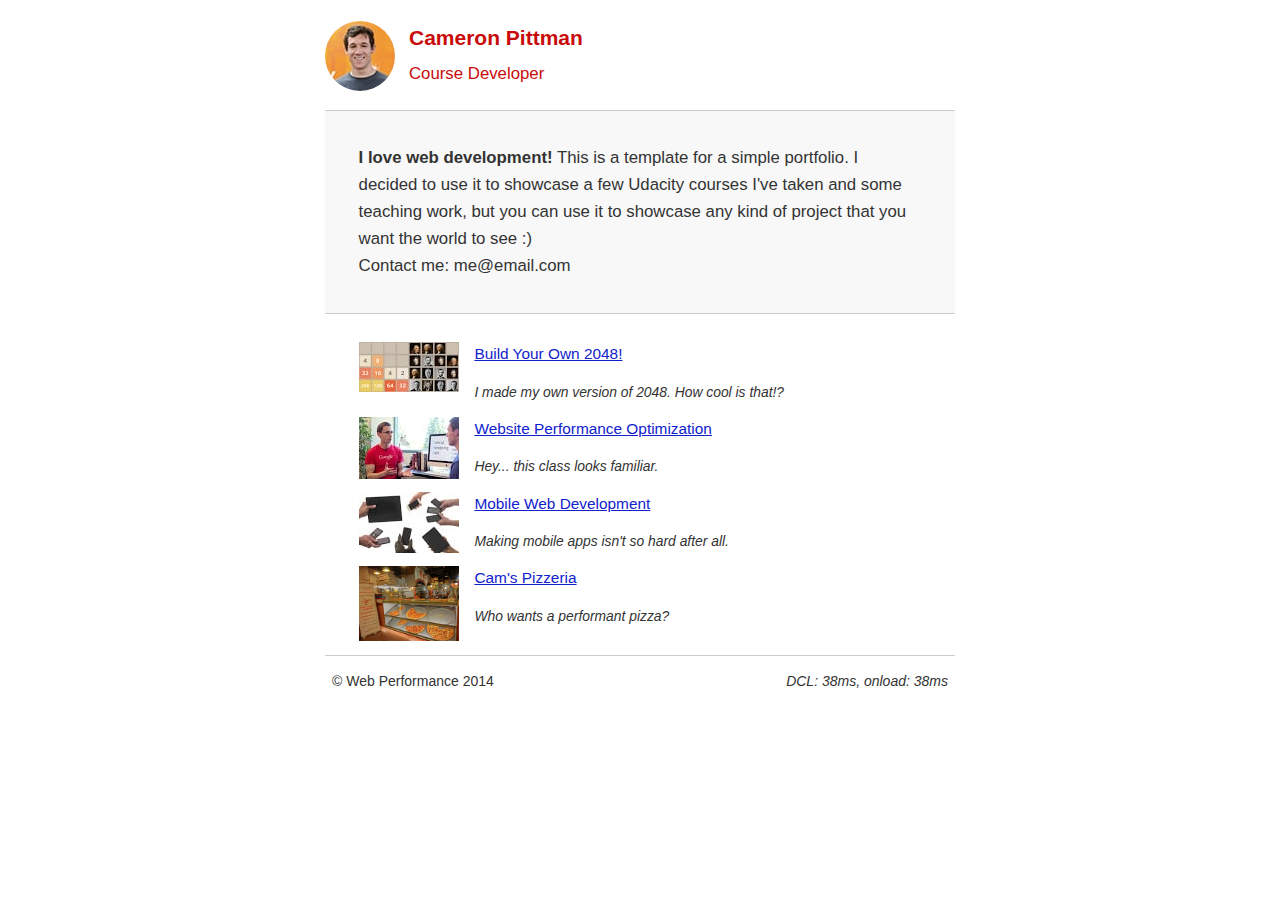
<file: index.html>
<!DOCTYPE html>
<html lang="en">
  <head>
    <meta charset="utf-8">
    <meta name="viewport" content="width=device-width, initial-scale=1">
    <meta name="description" content=" FILL ME IN ">
    <meta name="author" content=" FILL ME IN ">
    <title>Cameron Pittman: Portfolio</title>
    <style media="screen">@import url('https://fonts.googleapis.com/css?family=Open+Sans:400,700') html{font-size:100%;overflow-y:scroll;-webkit-tap-highlight-color:rgba(0,0,0,0);-ms-text-size-adjust:100%;-webkit-text-size-adjust:none}body{margin:0;font-size:14px;line-height:1.61;font-weight:400}body,button,input,select,textarea{font-family:'Open Sans',sans-serif;color:#333}a{color:#12C}a:visited{color:#61C}a:focus{outline:thin dotted}a:hover,a:active{color:#c00;outline:0}b,strong{font-weight:bold}pre,code{font-family:monospace,monospace;font-size:1em}ul,ol{margin:1em 0;padding:0 0 0 20px}img{border:0;max-width:100%}body{background:#fff}header,footer,.container{max-width:45em;margin:0 auto}header{padding:0 0.5em;color:#C90B0B}header img{border-radius:40px;float:left}header p{font-size:1.5em;font-weight:bold;padding-left:4em}header p span{font-size:0.8em;font-weight:normal}.hero{padding:2em;background-color:#f8f8f8;font-size:1.2em;border-bottom:1px solid #ccc;border-top:1px solid #ccc}.content{padding:1em 1em}.content li{list-style-type:none;font-size:1.1em}li img{float:left;padding-right:1em}li p{font-size:0.9em;font-style:italic}footer{padding:0 0.5em;border-top:1px solid #ccc}footer span{float:right;font-style:italic}@media only screen and (max-width: 480px){body{font-size:12px}header p{padding-left:4.5em}}
    </style>

    <link href="css/print.css" rel="stylesheet" media="print">
  </head>

  <body>
    <header>
      <a href="/"><img src="img/profilepic.jpg"></a>
      <p>Cameron Pittman<br><span>Course Developer</span></p>
    </header>

    <div class="container">
      <div class="hero">
        <strong>I love web development!</strong> This is a template for a simple portfolio. I decided to use it to showcase a few Udacity courses I've taken and some teaching work, but you can use it to showcase any kind of project that you want the world to see :) <br> Contact me: me@email.com
      </div>

      <div class="content">
        <ul>
          <li>
            <img src="img/project1-min.jpg">
            <a href="project-2048_minify.html">Build Your Own 2048!</a>
            <p>I made my own version of 2048. How cool is that!?</p>
          </li>

          <li>
            <img src="img/project2-min.jpg">
            <a href="project-webperf_minify.html">Website Performance Optimization</a>
            <p>Hey... this class looks familiar.</p>
          </li>

          <li>
            <img src="img/project3-min.jpg">
            <a href="project-mobile_minify.html">Mobile Web Development</a>
            <p>Making mobile apps isn't so hard after all.</p>
          </li>

          <li>
            <img style="width: 100px;" src="views/images/pizzeria.jpg">
            <a href="views/pizza_minify.html">Cam's Pizzeria</a>
            <p>Who wants a performant pizza?</p>
          </li>
        </ul>
      </div>

      <footer>
        <p>&copy; Web Performance 2014 <span id="crp-stats"></span></p>
      </footer>
    </div>
    <script aysnc>
      (function(w,g){w['GoogleAnalyticsObject']=g;
      w[g]=w[g]||function(){(w[g].q=w[g].q||[]).push(arguments)};w[g].l=1*new Date();})(window,'ga');

      // Optional TODO: replace with your Google Analytics profile ID.
      ga('create', 'UA-XXXX-Y');
      ga('send', 'pageview');
    </script>
    <script src="http://www.google-analytics.com/analytics.js"></script>
    <script async src="js/perfmatters.js"></script>
  </body>
</html>
</file>
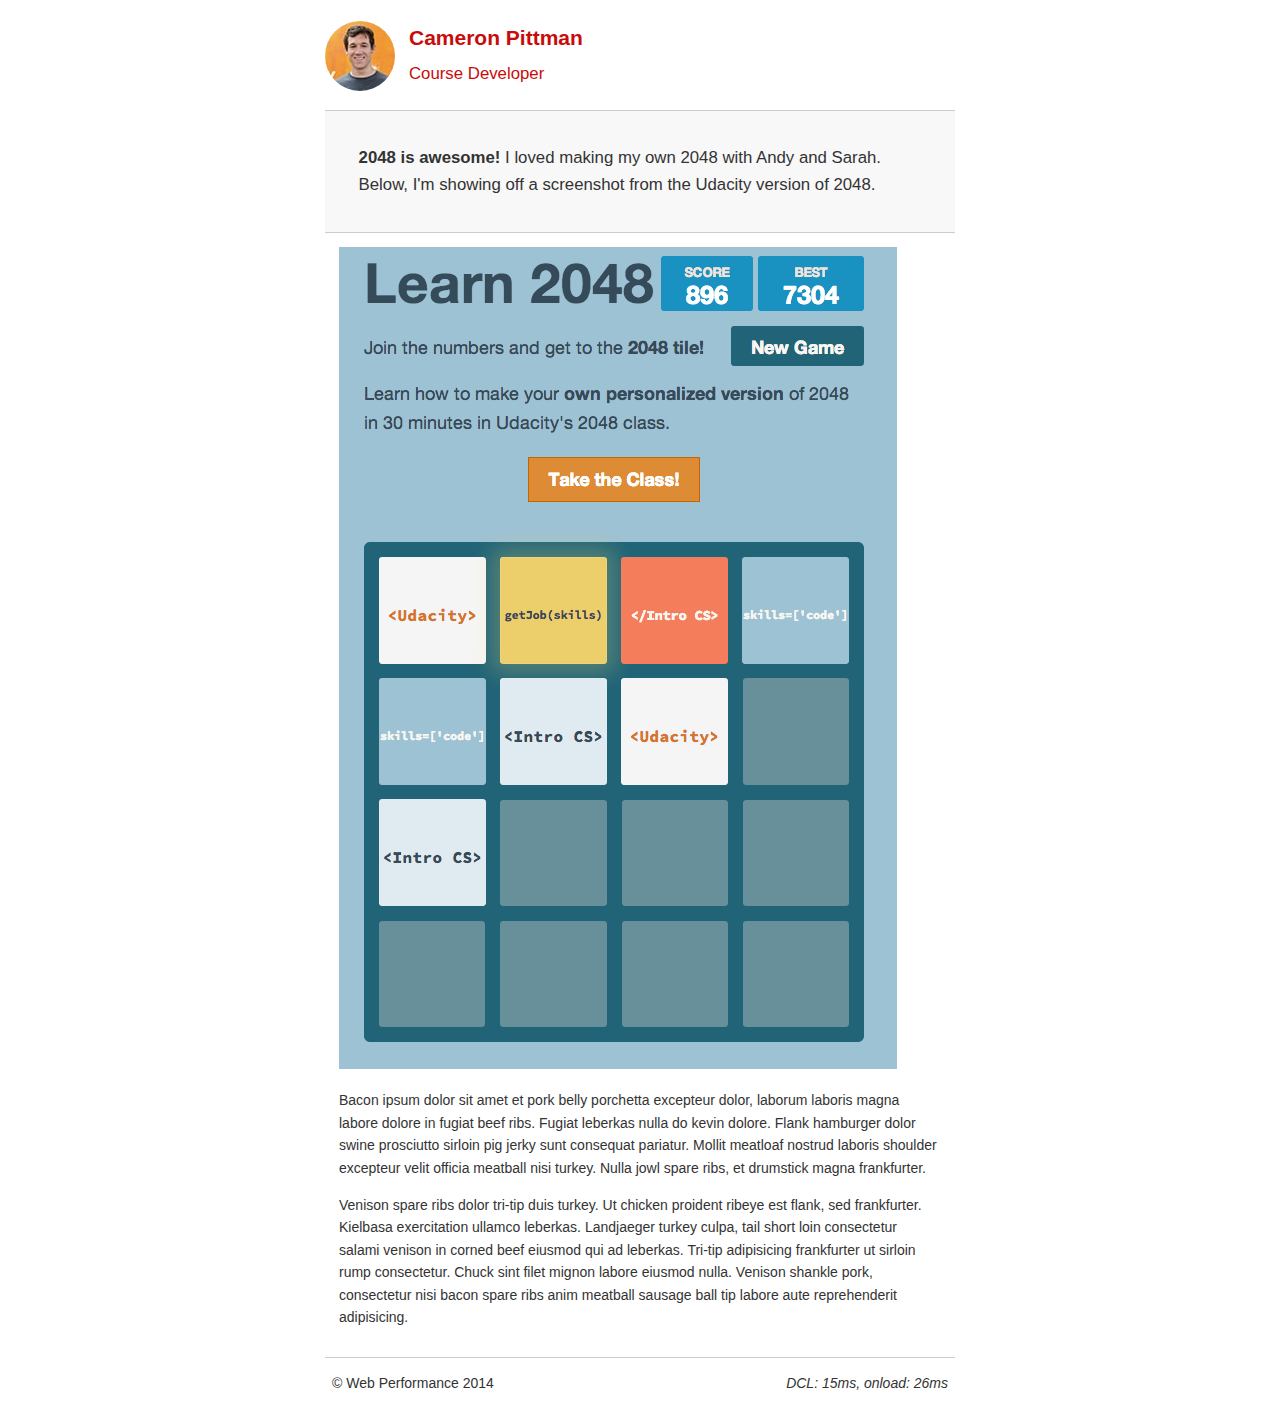
<file: project-2048.html>
<!DOCTYPE html>
<html lang="en">
  <head>
    <meta charset="utf-8">
    <meta name="viewport" content="width=device-width, initial-scale=1">
    <meta name="description" content=" FILL ME IN ">
    <meta name="author" content=" FILL ME IN ">
    <title>Cameron Pittman: Portfolio</title>
    <style media="screen">@import url('https://fonts.googleapis.com/css?family=Open+Sans:400,700') html{font-size:100%;overflow-y:scroll;-webkit-tap-highlight-color:rgba(0,0,0,0);-ms-text-size-adjust:100%;-webkit-text-size-adjust:none}body{margin:0;font-size:14px;line-height:1.61;font-weight:400}body,button,input,select,textarea{font-family:'Open Sans',sans-serif;color:#333}a{color:#12C}a:visited{color:#61C}a:focus{outline:thin dotted}a:hover,a:active{color:#c00;outline:0}b,strong{font-weight:bold}pre,code{font-family:monospace,monospace;font-size:1em}ul,ol{margin:1em 0;padding:0 0 0 20px}img{border:0;max-width:100%}body{background:#fff}header,footer,.container{max-width:45em;margin:0 auto}header{padding:0 0.5em;color:#C90B0B}header img{border-radius:40px;float:left}header p{font-size:1.5em;font-weight:bold;padding-left:4em}header p span{font-size:0.8em;font-weight:normal}.hero{padding:2em;background-color:#f8f8f8;font-size:1.2em;border-bottom:1px solid #ccc;border-top:1px solid #ccc}.content{padding:1em 1em}.content li{list-style-type:none;font-size:1.1em}li img{float:left;padding-right:1em}li p{font-size:0.9em;font-style:italic}footer{padding:0 0.5em;border-top:1px solid #ccc}footer span{float:right;font-style:italic}@media only screen and (max-width: 480px){body{font-size:12px}header p{padding-left:4.5em}}
    </style>
    <link href="css/print.css" rel="stylesheet" media="print">
  </head>

  <body>
    <header>
      <a href="/"><img src="img/profilepic.jpg"></a>
      <p>Cameron Pittman<br><span>Course Developer</span></p>
    </header>

    <div class="container">
      <div class="hero">
        <strong>2048 is awesome!</strong> I loved making my own 2048 with Andy and Sarah. Below, I'm showing off a screenshot from the Udacity version of 2048.
      </div>

      <div class="content">

        <img class="img-responsive" src="img/2048.png">

        <p>Bacon ipsum dolor sit amet et pork belly porchetta excepteur dolor, laborum laboris magna labore dolore in fugiat beef ribs. Fugiat leberkas nulla do kevin dolore. Flank hamburger dolor swine prosciutto sirloin pig jerky sunt consequat pariatur. Mollit meatloaf nostrud laboris shoulder excepteur velit officia meatball nisi turkey. Nulla jowl spare ribs, et drumstick magna frankfurter.</p>

        <p>Venison spare ribs dolor tri-tip duis turkey. Ut chicken proident ribeye est flank, sed frankfurter. Kielbasa exercitation ullamco leberkas. Landjaeger turkey culpa, tail short loin consectetur salami venison in corned beef eiusmod qui ad leberkas. Tri-tip adipisicing frankfurter ut sirloin rump consectetur. Chuck sint filet mignon labore eiusmod nulla. Venison shankle pork, consectetur nisi bacon spare ribs anim meatball sausage ball tip labore aute reprehenderit adipisicing.</p>

    </div>

    <footer>
      <p>&copy; Web Performance 2014 <span id="crp-stats"></span></p>
    </footer>

    <script async>
      (function(w,g){w['GoogleAnalyticsObject']=g;
      w[g]=w[g]||function(){(w[g].q=w[g].q||[]).push(arguments)};w[g].l=1*new Date();})(window,'ga');

      // Optional TODO: replace with your Google Analytics profile ID.
      ga('create', 'UA-XXXX-Y');
      ga('send', 'pageview');
    </script>
    <script src="http://www.google-analytics.com/analytics.js"></script>
    <script async src="js/perfmatters.js"></script>

  </body>

</html>
</file>
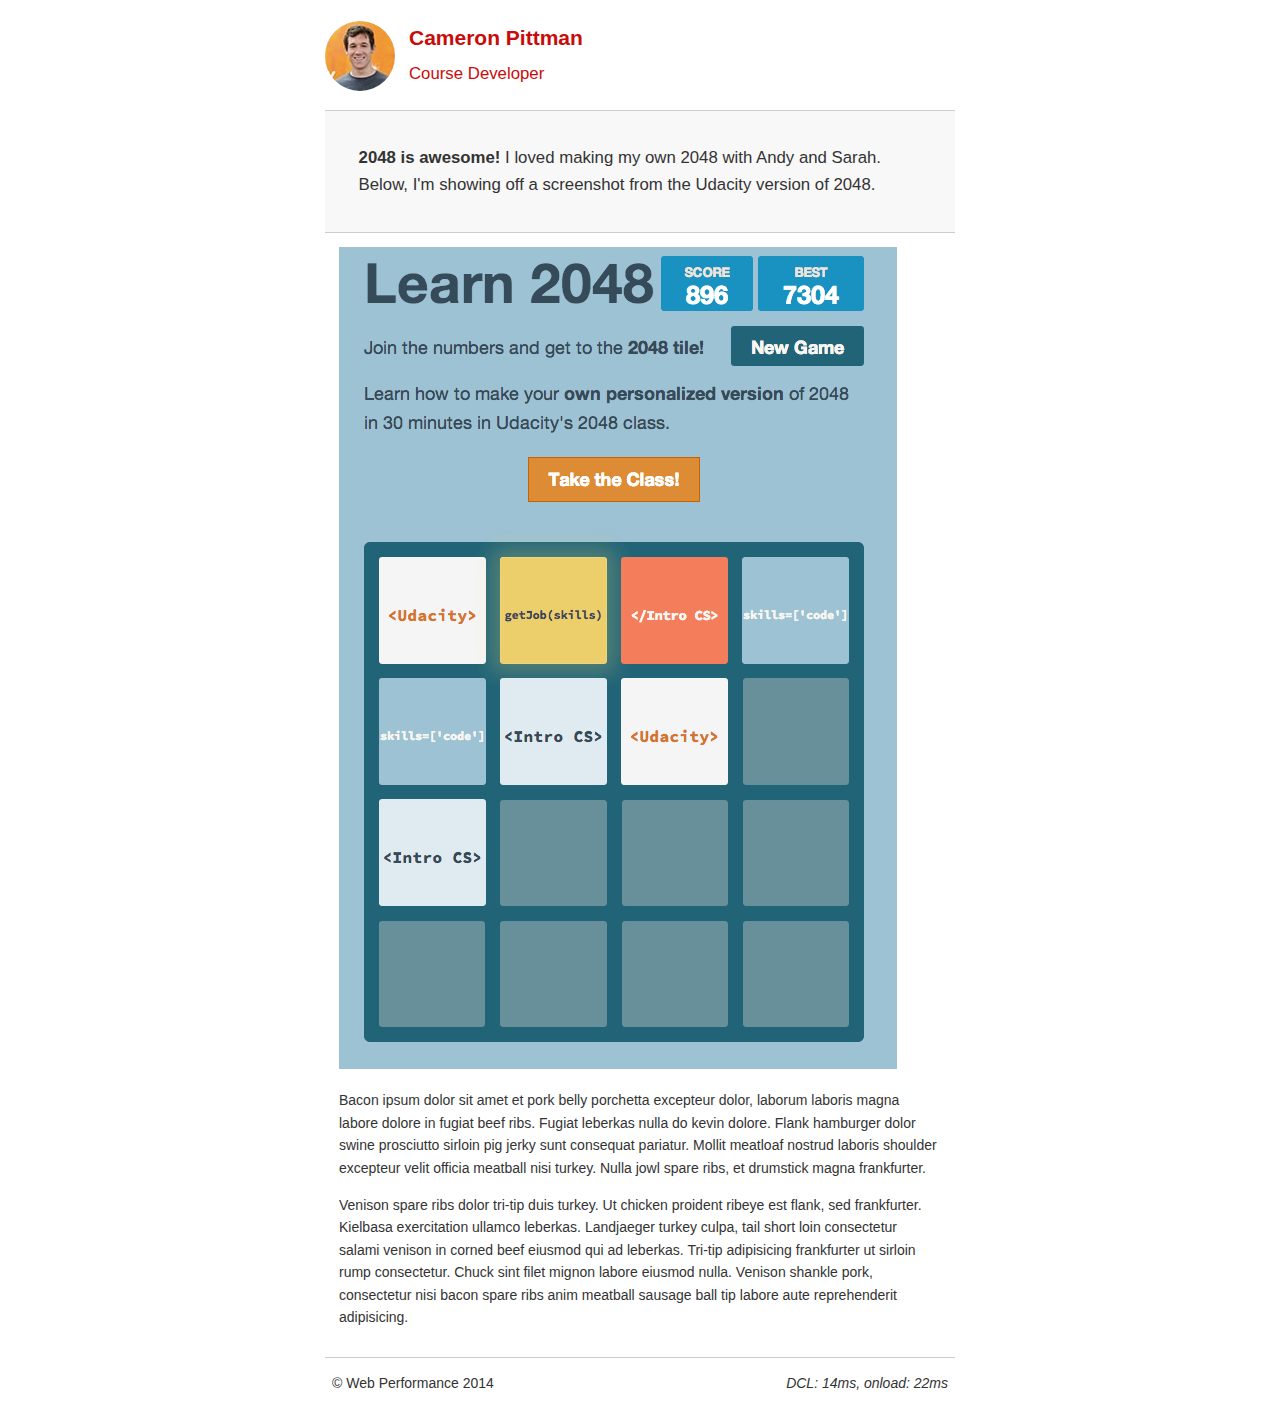
<file: project-2048_minify.html>
<!DOCTYPE html><html lang="en"><head><meta charset="utf-8"><meta name="viewport" content="width=device-width, initial-scale=1"><meta name="description" content=" FILL ME IN "><meta name="author" content=" FILL ME IN "><title>Cameron Pittman: Portfolio</title><style media="screen">@import url('https://fonts.googleapis.com/css?family=Open+Sans:400,700') html{font-size:100%;overflow-y:scroll;-webkit-tap-highlight-color:rgba(0,0,0,0);-ms-text-size-adjust:100%;-webkit-text-size-adjust:none}body{margin:0;font-size:14px;line-height:1.61;font-weight:400}body,button,input,select,textarea{font-family:'Open Sans',sans-serif;color:#333}a{color:#12C}a:visited{color:#61C}a:focus{outline:thin dotted}a:hover,a:active{color:#c00;outline:0}b,strong{font-weight:bold}pre,code{font-family:monospace,monospace;font-size:1em}ul,ol{margin:1em 0;padding:0 0 0 20px}img{border:0;max-width:100%}body{background:#fff}header,footer,.container{max-width:45em;margin:0 auto}header{padding:0 0.5em;color:#C90B0B}header img{border-radius:40px;float:left}header p{font-size:1.5em;font-weight:bold;padding-left:4em}header p span{font-size:0.8em;font-weight:normal}.hero{padding:2em;background-color:#f8f8f8;font-size:1.2em;border-bottom:1px solid #ccc;border-top:1px solid #ccc}.content{padding:1em 1em}.content li{list-style-type:none;font-size:1.1em}li img{float:left;padding-right:1em}li p{font-size:0.9em;font-style:italic}footer{padding:0 0.5em;border-top:1px solid #ccc}footer span{float:right;font-style:italic}@media only screen and (max-width: 480px){body{font-size:12px}header p{padding-left:4.5em}}</style><link href="css/print.css" rel="stylesheet" media="print"></head><body> <header> <a href="/"><img src="img/profilepic.jpg"></a><p>Cameron Pittman<br><span>Course Developer</span></p> </header><div class="container"><div class="hero"> <strong>2048 is awesome!</strong> I loved making my own 2048 with Andy and Sarah. Below, I'm showing off a screenshot from the Udacity version of 2048.</div><div class="content"><img class="img-responsive" src="img/2048.png"><p>Bacon ipsum dolor sit amet et pork belly porchetta excepteur dolor, laborum laboris magna labore dolore in fugiat beef ribs. Fugiat leberkas nulla do kevin dolore. Flank hamburger dolor swine prosciutto sirloin pig jerky sunt consequat pariatur. Mollit meatloaf nostrud laboris shoulder excepteur velit officia meatball nisi turkey. Nulla jowl spare ribs, et drumstick magna frankfurter.</p><p>Venison spare ribs dolor tri-tip duis turkey. Ut chicken proident ribeye est flank, sed frankfurter. Kielbasa exercitation ullamco leberkas. Landjaeger turkey culpa, tail short loin consectetur salami venison in corned beef eiusmod qui ad leberkas. Tri-tip adipisicing frankfurter ut sirloin rump consectetur. Chuck sint filet mignon labore eiusmod nulla. Venison shankle pork, consectetur nisi bacon spare ribs anim meatball sausage ball tip labore aute reprehenderit adipisicing.</p></div><footer><p>&copy; Web Performance 2014 <span id="crp-stats"></span></p> </footer> <script async>(function(w,g){w['GoogleAnalyticsObject']=g;w[g]=w[g]||function(){(w[g].q=w[g].q||[]).push(arguments)};w[g].l=1*new Date();})(window,'ga');ga('create','UA-XXXX-Y');ga('send','pageview');</script> <script src="http://www.google-analytics.com/analytics.js"></script> <script async src="js/perfmatters.js"></script> </body></html>
</file>
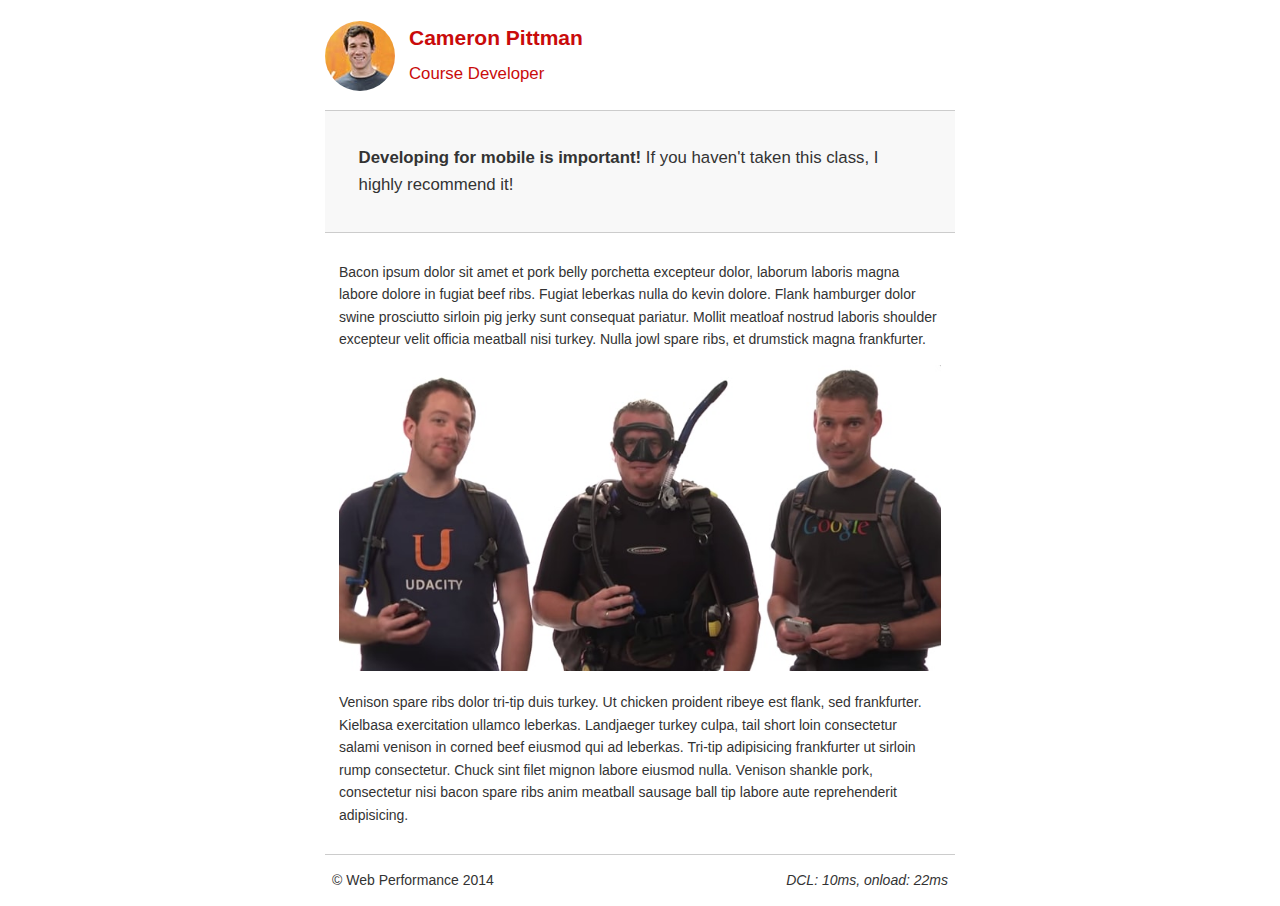
<file: project-mobile.html>
<!DOCTYPE html>
<html lang="en">
  <head>
    <meta charset="utf-8">
    <meta name="viewport" content="width=device-width, initial-scale=1">
    <meta name="description" content=" FILL ME IN ">
    <meta name="author" content=" FILL ME IN ">
    <title>Cameron Pitman: Portfolio</title>
    <style media="screen">@import url('https://fonts.googleapis.com/css?family=Open+Sans:400,700') html{font-size:100%;overflow-y:scroll;-webkit-tap-highlight-color:rgba(0,0,0,0);-ms-text-size-adjust:100%;-webkit-text-size-adjust:none}body{margin:0;font-size:14px;line-height:1.61;font-weight:400}body,button,input,select,textarea{font-family:'Open Sans',sans-serif;color:#333}a{color:#12C}a:visited{color:#61C}a:focus{outline:thin dotted}a:hover,a:active{color:#c00;outline:0}b,strong{font-weight:bold}pre,code{font-family:monospace,monospace;font-size:1em}ul,ol{margin:1em 0;padding:0 0 0 20px}img{border:0;max-width:100%}body{background:#fff}header,footer,.container{max-width:45em;margin:0 auto}header{padding:0 0.5em;color:#C90B0B}header img{border-radius:40px;float:left}header p{font-size:1.5em;font-weight:bold;padding-left:4em}header p span{font-size:0.8em;font-weight:normal}.hero{padding:2em;background-color:#f8f8f8;font-size:1.2em;border-bottom:1px solid #ccc;border-top:1px solid #ccc}.content{padding:1em 1em}.content li{list-style-type:none;font-size:1.1em}li img{float:left;padding-right:1em}li p{font-size:0.9em;font-style:italic}footer{padding:0 0.5em;border-top:1px solid #ccc}footer span{float:right;font-style:italic}@media only screen and (max-width: 480px){body{font-size:12px}header p{padding-left:4.5em}}
    </style>
    <link href="css/print.css" rel="stylesheet" media="print">
  </head>

  <body>
    <header>
      <a href="/"><img src="img/profilepic.jpg"></a>
      <p>Cameron Pittman<br><span>Course Developer</span></p>
    </header>

    <div class="container">
      <div class="hero">
        <strong>Developing for mobile is important!</strong> If you haven't taken this class, I highly recommend it!
      </div>

      <div class="content">

        <p>Bacon ipsum dolor sit amet et pork belly porchetta excepteur dolor, laborum laboris magna labore dolore in fugiat beef ribs. Fugiat leberkas nulla do kevin dolore. Flank hamburger dolor swine prosciutto sirloin pig jerky sunt consequat pariatur. Mollit meatloaf nostrud laboris shoulder excepteur velit officia meatball nisi turkey. Nulla jowl spare ribs, et drumstick magna frankfurter.</p>

        <img src="img/mobilewebdev.jpg">

        <p>Venison spare ribs dolor tri-tip duis turkey. Ut chicken proident ribeye est flank, sed frankfurter. Kielbasa exercitation ullamco leberkas. Landjaeger turkey culpa, tail short loin consectetur salami venison in corned beef eiusmod qui ad leberkas. Tri-tip adipisicing frankfurter ut sirloin rump consectetur. Chuck sint filet mignon labore eiusmod nulla. Venison shankle pork, consectetur nisi bacon spare ribs anim meatball sausage ball tip labore aute reprehenderit adipisicing.</p>

    </div>

    <footer>
      <p>&copy; Web Performance 2014 <span id="crp-stats"></span></p>
    </footer>
    <script async>
      (function(w,g){w['GoogleAnalyticsObject']=g;
      w[g]=w[g]||function(){(w[g].q=w[g].q||[]).push(arguments)};w[g].l=1*new Date();})(window,'ga');

      // Optional TODO: replace with your Google Analytics profile ID.
      ga('create', 'UA-XXXX-Y');
      ga('send', 'pageview');
    </script>
    <script src="http://www.google-analytics.com/analytics.js"></script>
    <script async src="js/perfmatters.js"></script>
  </body>
</html>
</file>
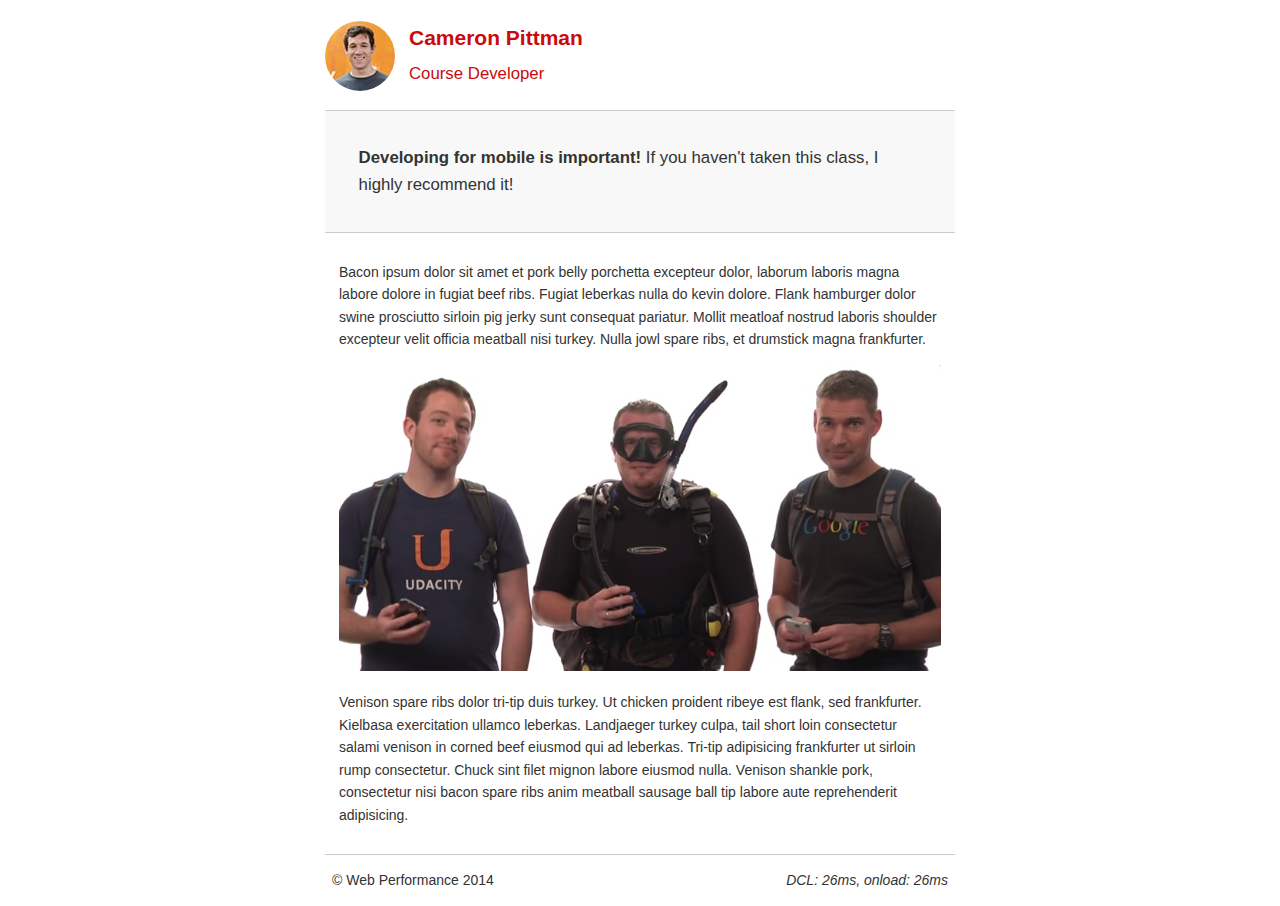
<file: project-mobile_minify.html>
<!DOCTYPE html><html lang="en"><head><meta charset="utf-8"><meta name="viewport" content="width=device-width, initial-scale=1"><meta name="description" content=" FILL ME IN "><meta name="author" content=" FILL ME IN "><title>Cameron Pitman: Portfolio</title><style media="screen">@import url('https://fonts.googleapis.com/css?family=Open+Sans:400,700') html{font-size:100%;overflow-y:scroll;-webkit-tap-highlight-color:rgba(0,0,0,0);-ms-text-size-adjust:100%;-webkit-text-size-adjust:none}body{margin:0;font-size:14px;line-height:1.61;font-weight:400}body,button,input,select,textarea{font-family:'Open Sans',sans-serif;color:#333}a{color:#12C}a:visited{color:#61C}a:focus{outline:thin dotted}a:hover,a:active{color:#c00;outline:0}b,strong{font-weight:bold}pre,code{font-family:monospace,monospace;font-size:1em}ul,ol{margin:1em 0;padding:0 0 0 20px}img{border:0;max-width:100%}body{background:#fff}header,footer,.container{max-width:45em;margin:0 auto}header{padding:0 0.5em;color:#C90B0B}header img{border-radius:40px;float:left}header p{font-size:1.5em;font-weight:bold;padding-left:4em}header p span{font-size:0.8em;font-weight:normal}.hero{padding:2em;background-color:#f8f8f8;font-size:1.2em;border-bottom:1px solid #ccc;border-top:1px solid #ccc}.content{padding:1em 1em}.content li{list-style-type:none;font-size:1.1em}li img{float:left;padding-right:1em}li p{font-size:0.9em;font-style:italic}footer{padding:0 0.5em;border-top:1px solid #ccc}footer span{float:right;font-style:italic}@media only screen and (max-width: 480px){body{font-size:12px}header p{padding-left:4.5em}}</style><link href="css/print.css" rel="stylesheet" media="print"></head><body> <header> <a href="/"><img src="img/profilepic.jpg"></a><p>Cameron Pittman<br><span>Course Developer</span></p> </header><div class="container"><div class="hero"> <strong>Developing for mobile is important!</strong> If you haven't taken this class, I highly recommend it!</div><div class="content"><p>Bacon ipsum dolor sit amet et pork belly porchetta excepteur dolor, laborum laboris magna labore dolore in fugiat beef ribs. Fugiat leberkas nulla do kevin dolore. Flank hamburger dolor swine prosciutto sirloin pig jerky sunt consequat pariatur. Mollit meatloaf nostrud laboris shoulder excepteur velit officia meatball nisi turkey. Nulla jowl spare ribs, et drumstick magna frankfurter.</p><img src="img/mobilewebdev.jpg"><p>Venison spare ribs dolor tri-tip duis turkey. Ut chicken proident ribeye est flank, sed frankfurter. Kielbasa exercitation ullamco leberkas. Landjaeger turkey culpa, tail short loin consectetur salami venison in corned beef eiusmod qui ad leberkas. Tri-tip adipisicing frankfurter ut sirloin rump consectetur. Chuck sint filet mignon labore eiusmod nulla. Venison shankle pork, consectetur nisi bacon spare ribs anim meatball sausage ball tip labore aute reprehenderit adipisicing.</p></div><footer><p>&copy; Web Performance 2014 <span id="crp-stats"></span></p> </footer> <script async>(function(w,g){w['GoogleAnalyticsObject']=g;w[g]=w[g]||function(){(w[g].q=w[g].q||[]).push(arguments)};w[g].l=1*new Date();})(window,'ga');ga('create','UA-XXXX-Y');ga('send','pageview');</script> <script src="http://www.google-analytics.com/analytics.js"></script> <script async src="js/perfmatters.js"></script> </body></html>
</file>
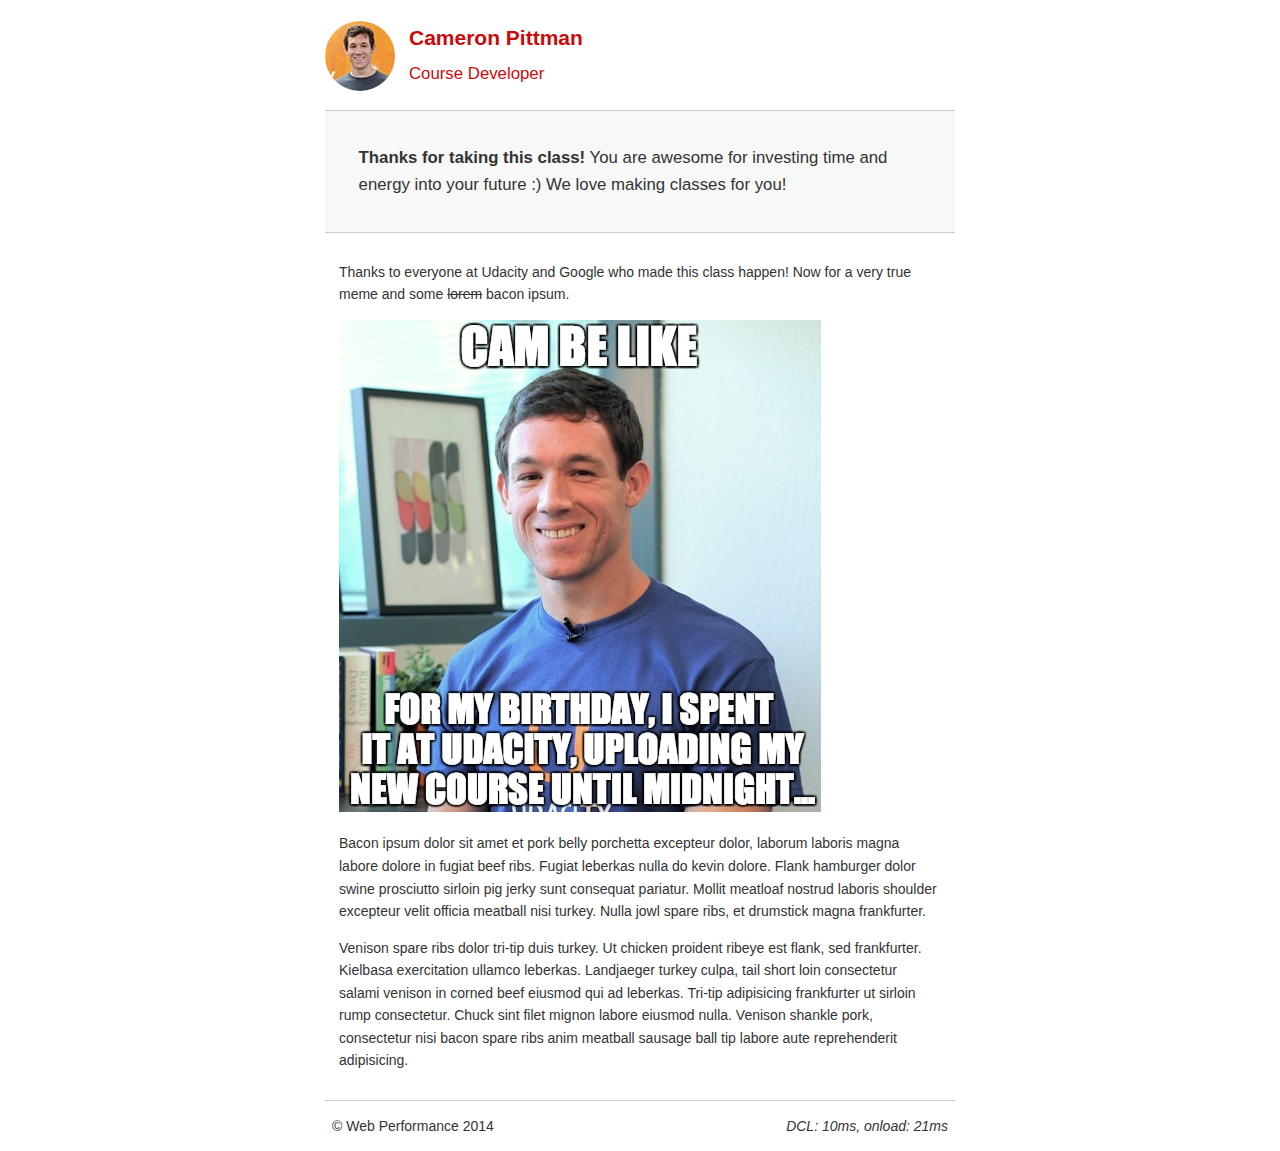
<file: project-webperf.html>
<!DOCTYPE html>
<html lang="en">
  <head>
    <meta charset="utf-8">
    <meta name="viewport" content="width=device-width, initial-scale=1">
    <meta name="description" content=" FILL ME IN ">
    <meta name="author" content=" FILL ME IN ">
    <title>Cameron Pittman: Portfolio</title>
    <style media="screen">@import url('https://fonts.googleapis.com/css?family=Open+Sans:400,700') html{font-size:100%;overflow-y:scroll;-webkit-tap-highlight-color:rgba(0,0,0,0);-ms-text-size-adjust:100%;-webkit-text-size-adjust:none}body{margin:0;font-size:14px;line-height:1.61;font-weight:400}body,button,input,select,textarea{font-family:'Open Sans',sans-serif;color:#333}a{color:#12C}a:visited{color:#61C}a:focus{outline:thin dotted}a:hover,a:active{color:#c00;outline:0}b,strong{font-weight:bold}pre,code{font-family:monospace,monospace;font-size:1em}ul,ol{margin:1em 0;padding:0 0 0 20px}img{border:0;max-width:100%}body{background:#fff}header,footer,.container{max-width:45em;margin:0 auto}header{padding:0 0.5em;color:#C90B0B}header img{border-radius:40px;float:left}header p{font-size:1.5em;font-weight:bold;padding-left:4em}header p span{font-size:0.8em;font-weight:normal}.hero{padding:2em;background-color:#f8f8f8;font-size:1.2em;border-bottom:1px solid #ccc;border-top:1px solid #ccc}.content{padding:1em 1em}.content li{list-style-type:none;font-size:1.1em}li img{float:left;padding-right:1em}li p{font-size:0.9em;font-style:italic}footer{padding:0 0.5em;border-top:1px solid #ccc}footer span{float:right;font-style:italic}@media only screen and (max-width: 480px){body{font-size:12px}header p{padding-left:4.5em}}
    </style>
    <link href="css/print.css" rel="stylesheet" media="print">
  </head>

  <body>
    <header>
      <a href="/"><img src="img/profilepic.jpg"></a>
      <p>Cameron Pittman<br><span>Course Developer</span></p>
    </header>

    <div class="container">
      <div class="hero">
        <strong>Thanks for taking this class!</strong> You are awesome for investing time and energy into your future :) We love making classes for you!
      </div>

      <div class="content">

        <p>Thanks to everyone at Udacity and Google who made this class happen! Now for a very true meme and some <strike>lorem</strike> bacon ipsum.</p>

        <img src="img/cam_be_like.jpg">

        <p>Bacon ipsum dolor sit amet et pork belly porchetta excepteur dolor, laborum laboris magna labore dolore in fugiat beef ribs. Fugiat leberkas nulla do kevin dolore. Flank hamburger dolor swine prosciutto sirloin pig jerky sunt consequat pariatur. Mollit meatloaf nostrud laboris shoulder excepteur velit officia meatball nisi turkey. Nulla jowl spare ribs, et drumstick magna frankfurter.</p>

        <p>Venison spare ribs dolor tri-tip duis turkey. Ut chicken proident ribeye est flank, sed frankfurter. Kielbasa exercitation ullamco leberkas. Landjaeger turkey culpa, tail short loin consectetur salami venison in corned beef eiusmod qui ad leberkas. Tri-tip adipisicing frankfurter ut sirloin rump consectetur. Chuck sint filet mignon labore eiusmod nulla. Venison shankle pork, consectetur nisi bacon spare ribs anim meatball sausage ball tip labore aute reprehenderit adipisicing.</p>

    </div>

    <footer>
      <p>&copy; Web Performance 2014 <span id="crp-stats"></span></p>
    </footer>

    <script async>
      (function(w,g){w['GoogleAnalyticsObject']=g;
      w[g]=w[g]||function(){(w[g].q=w[g].q||[]).push(arguments)};w[g].l=1*new Date();})(window,'ga');

      // Optional TODO: replace with your Google Analytics profile ID.
      ga('create', 'UA-XXXX-Y');
      ga('send', 'pageview');
    </script>
    <script src="http://www.google-analytics.com/analytics.js"></script>
    <script async src="js/perfmatters.js"></script>
  </body>
</html>
</file>
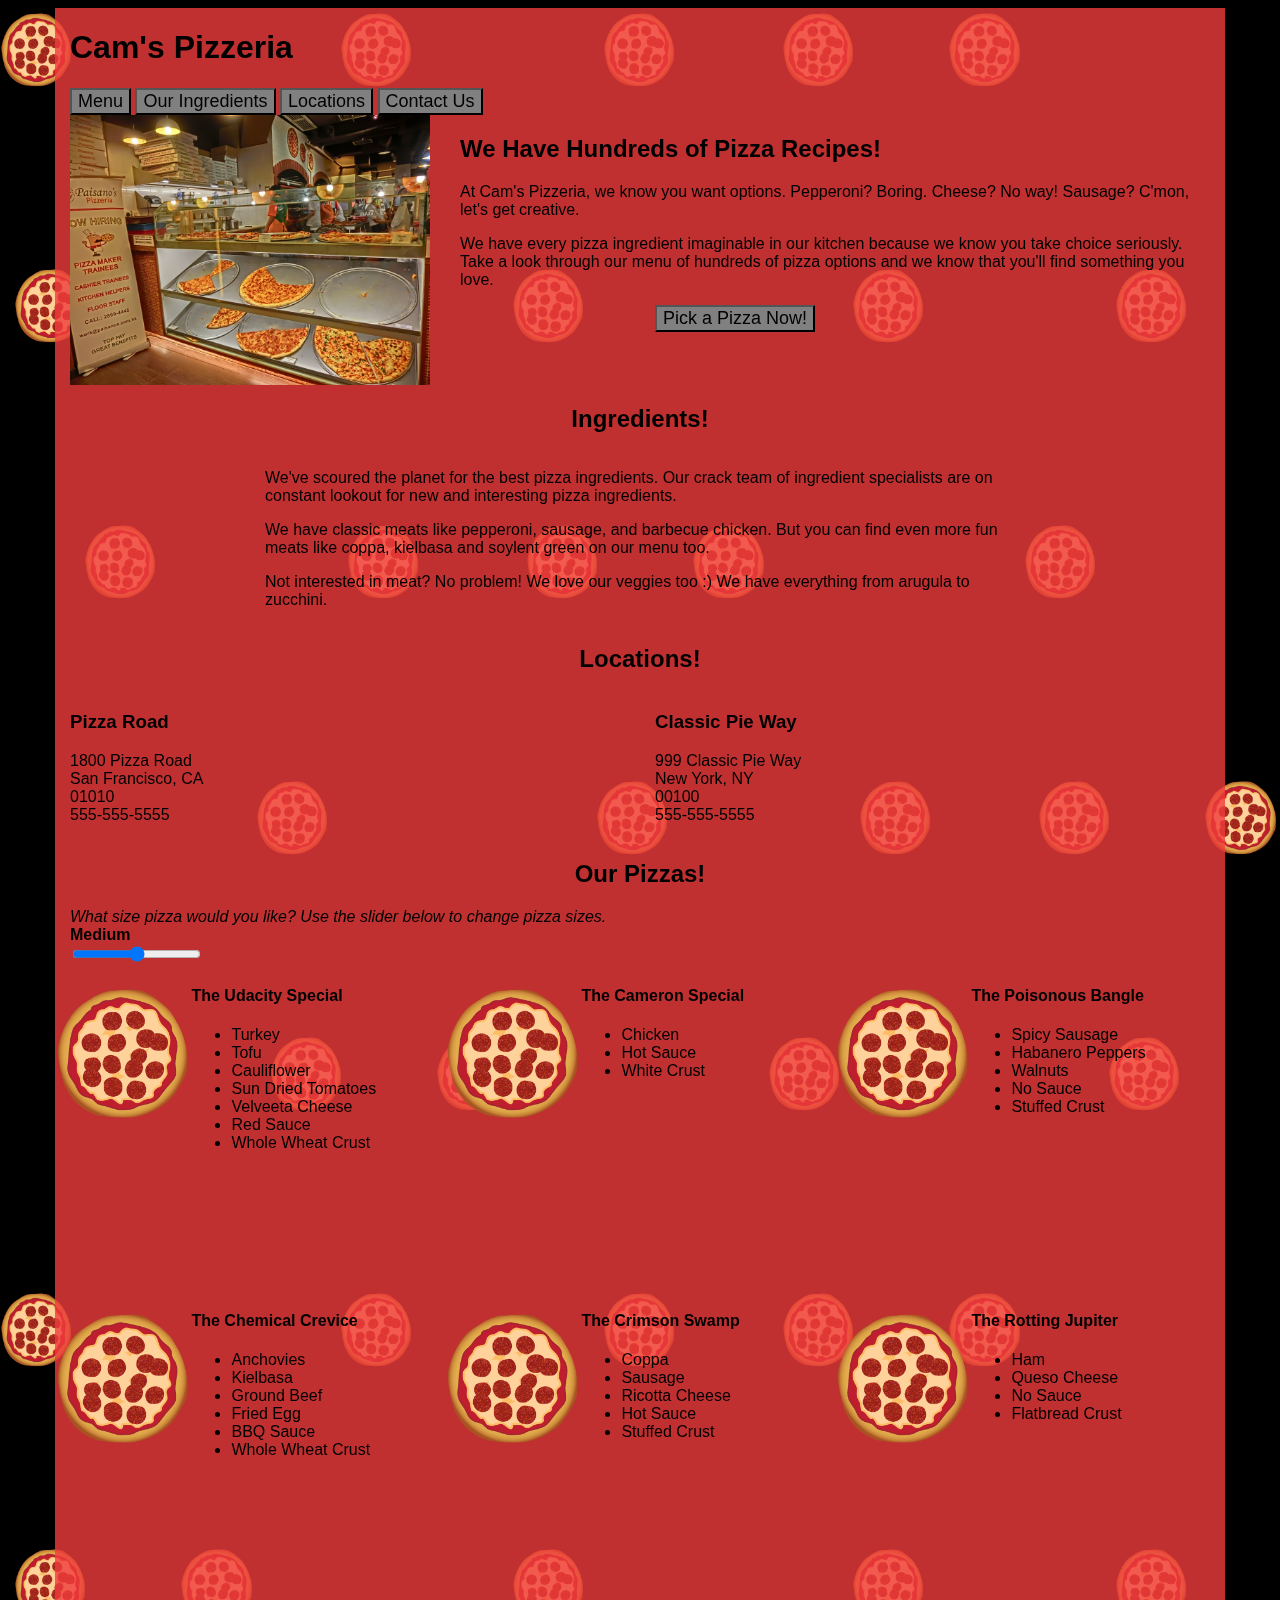
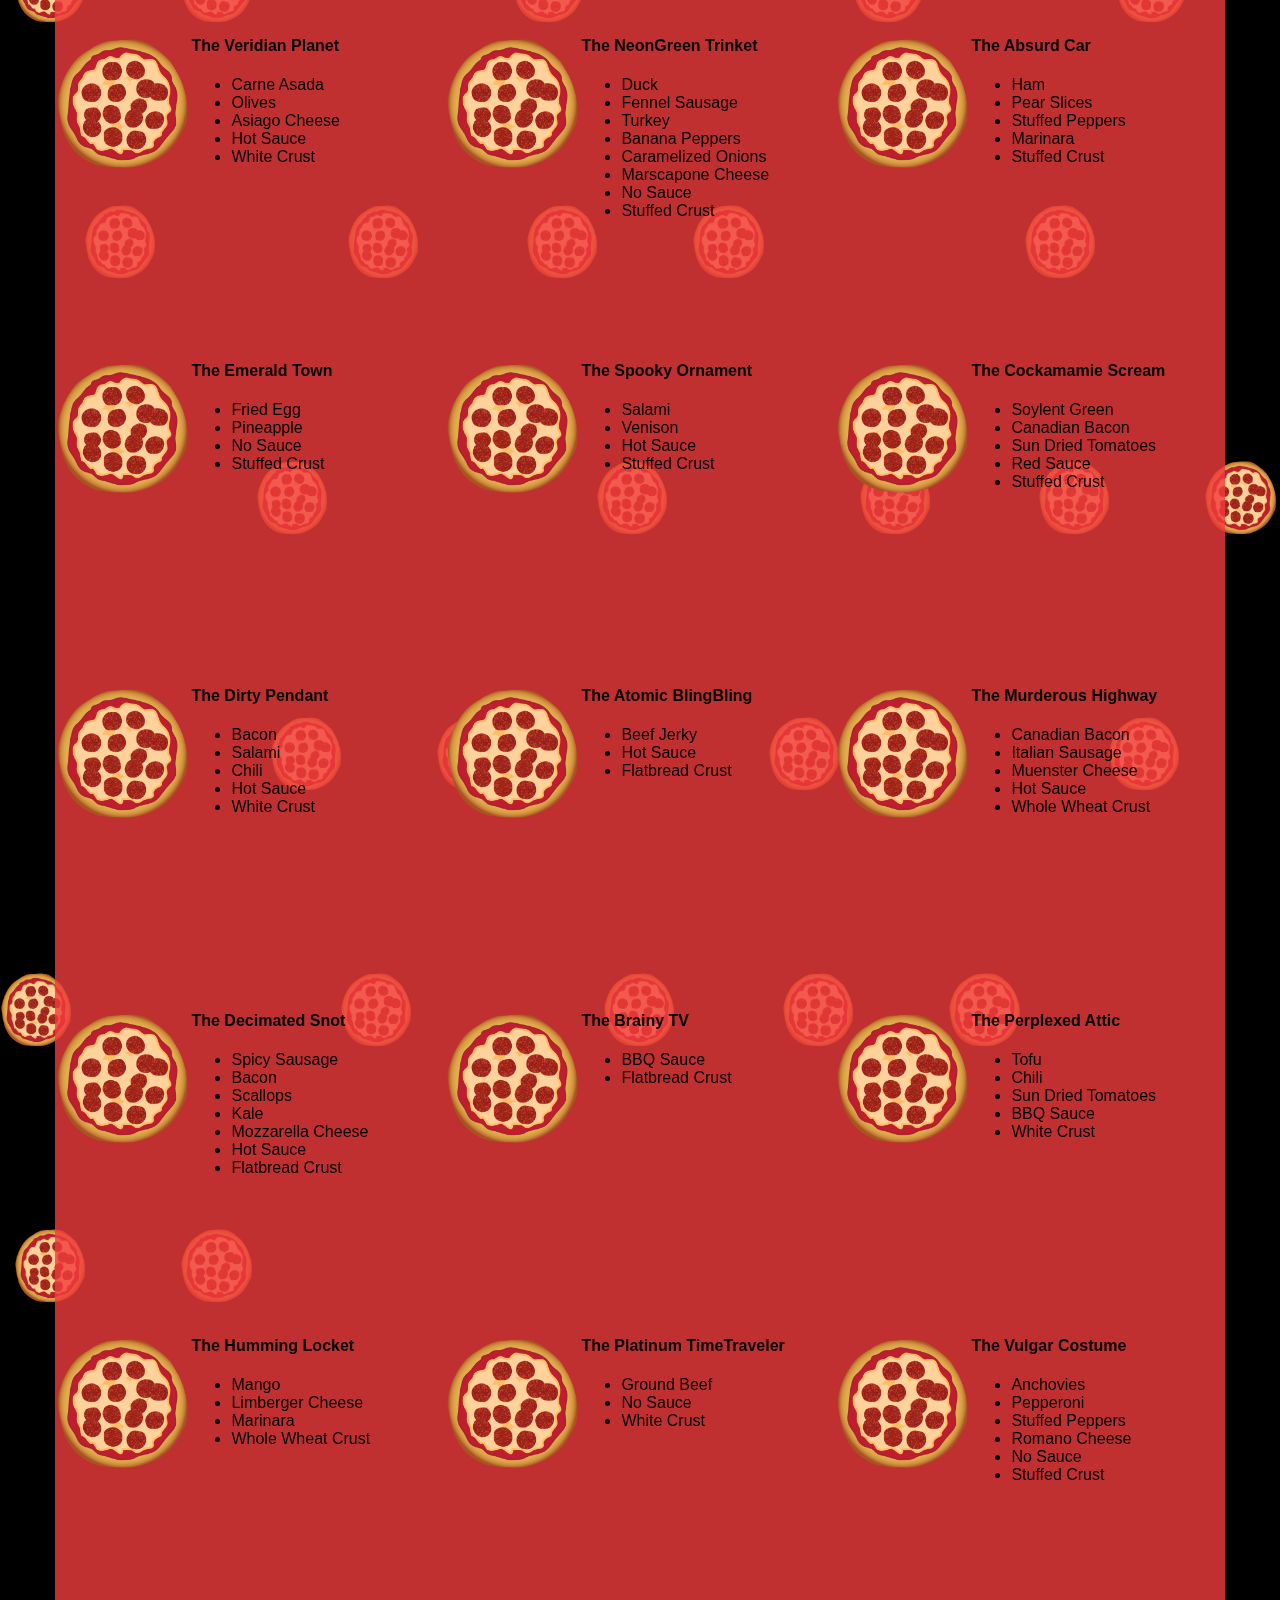
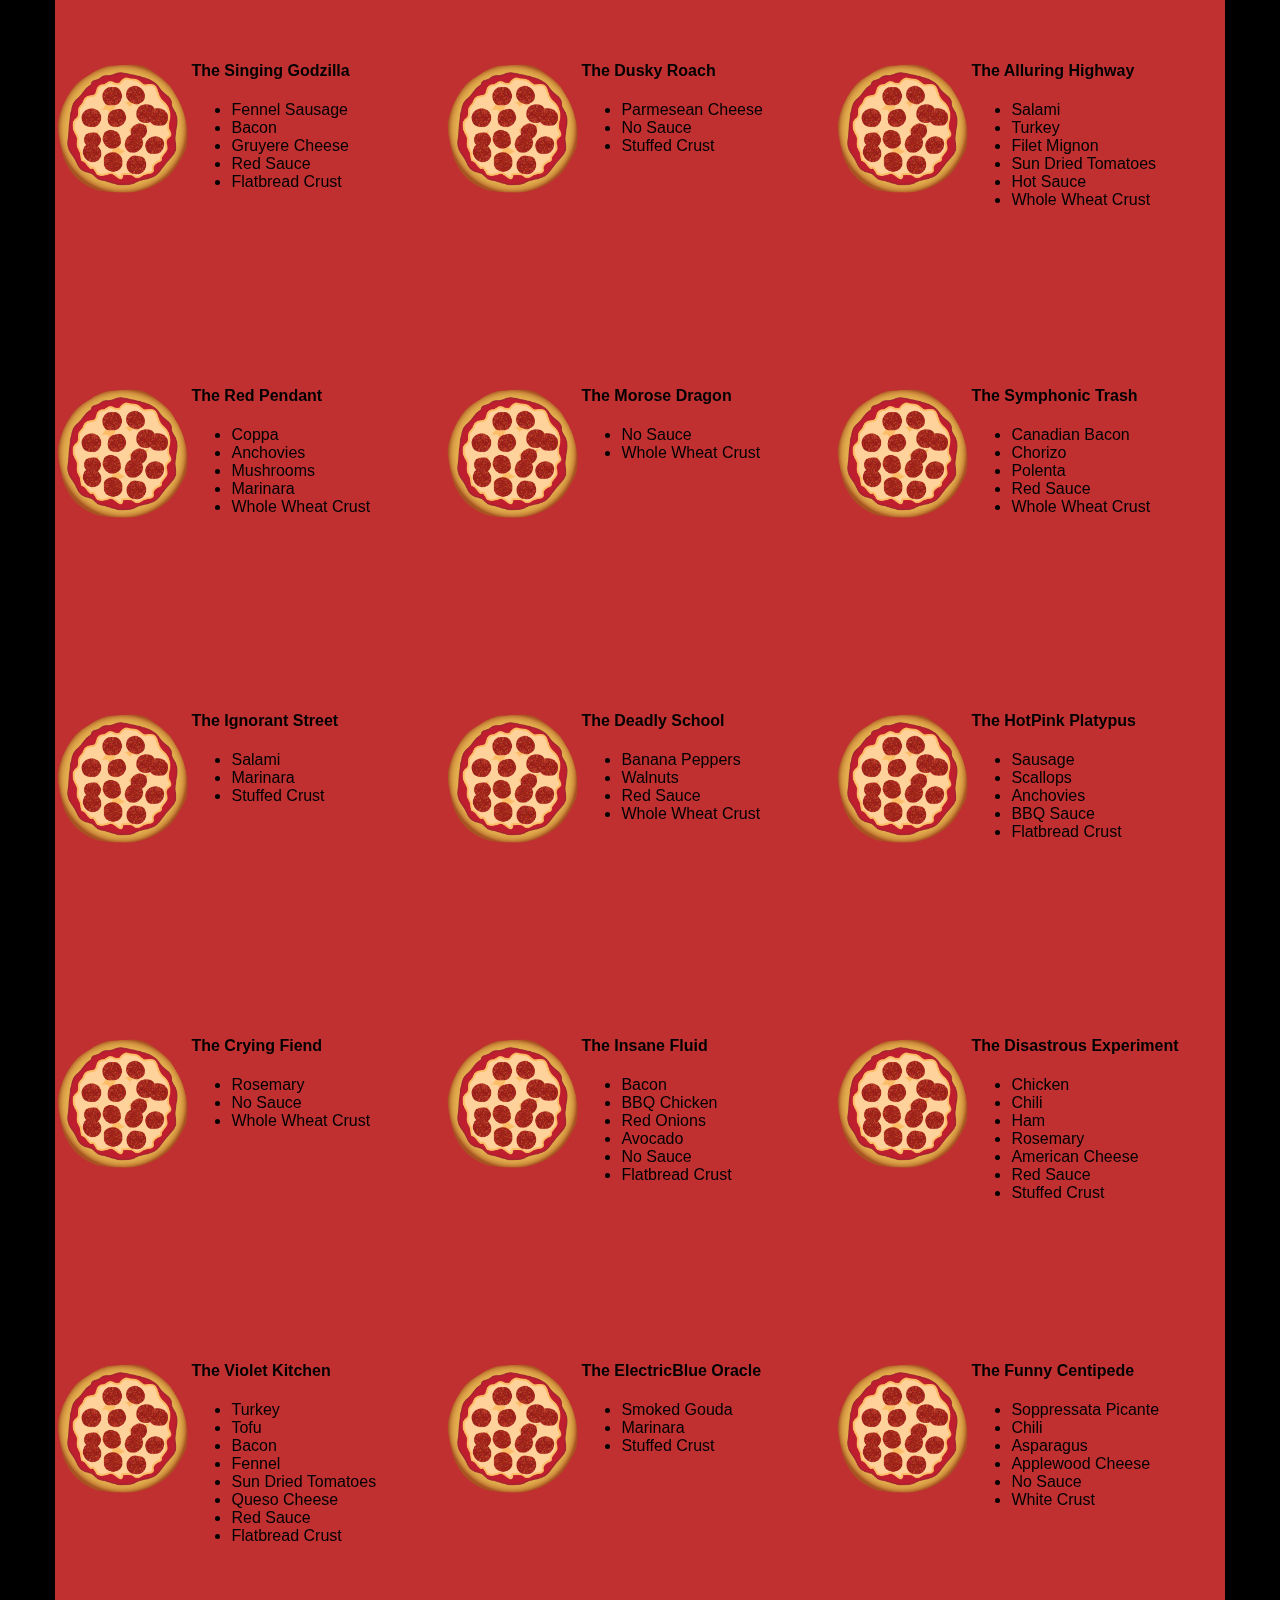
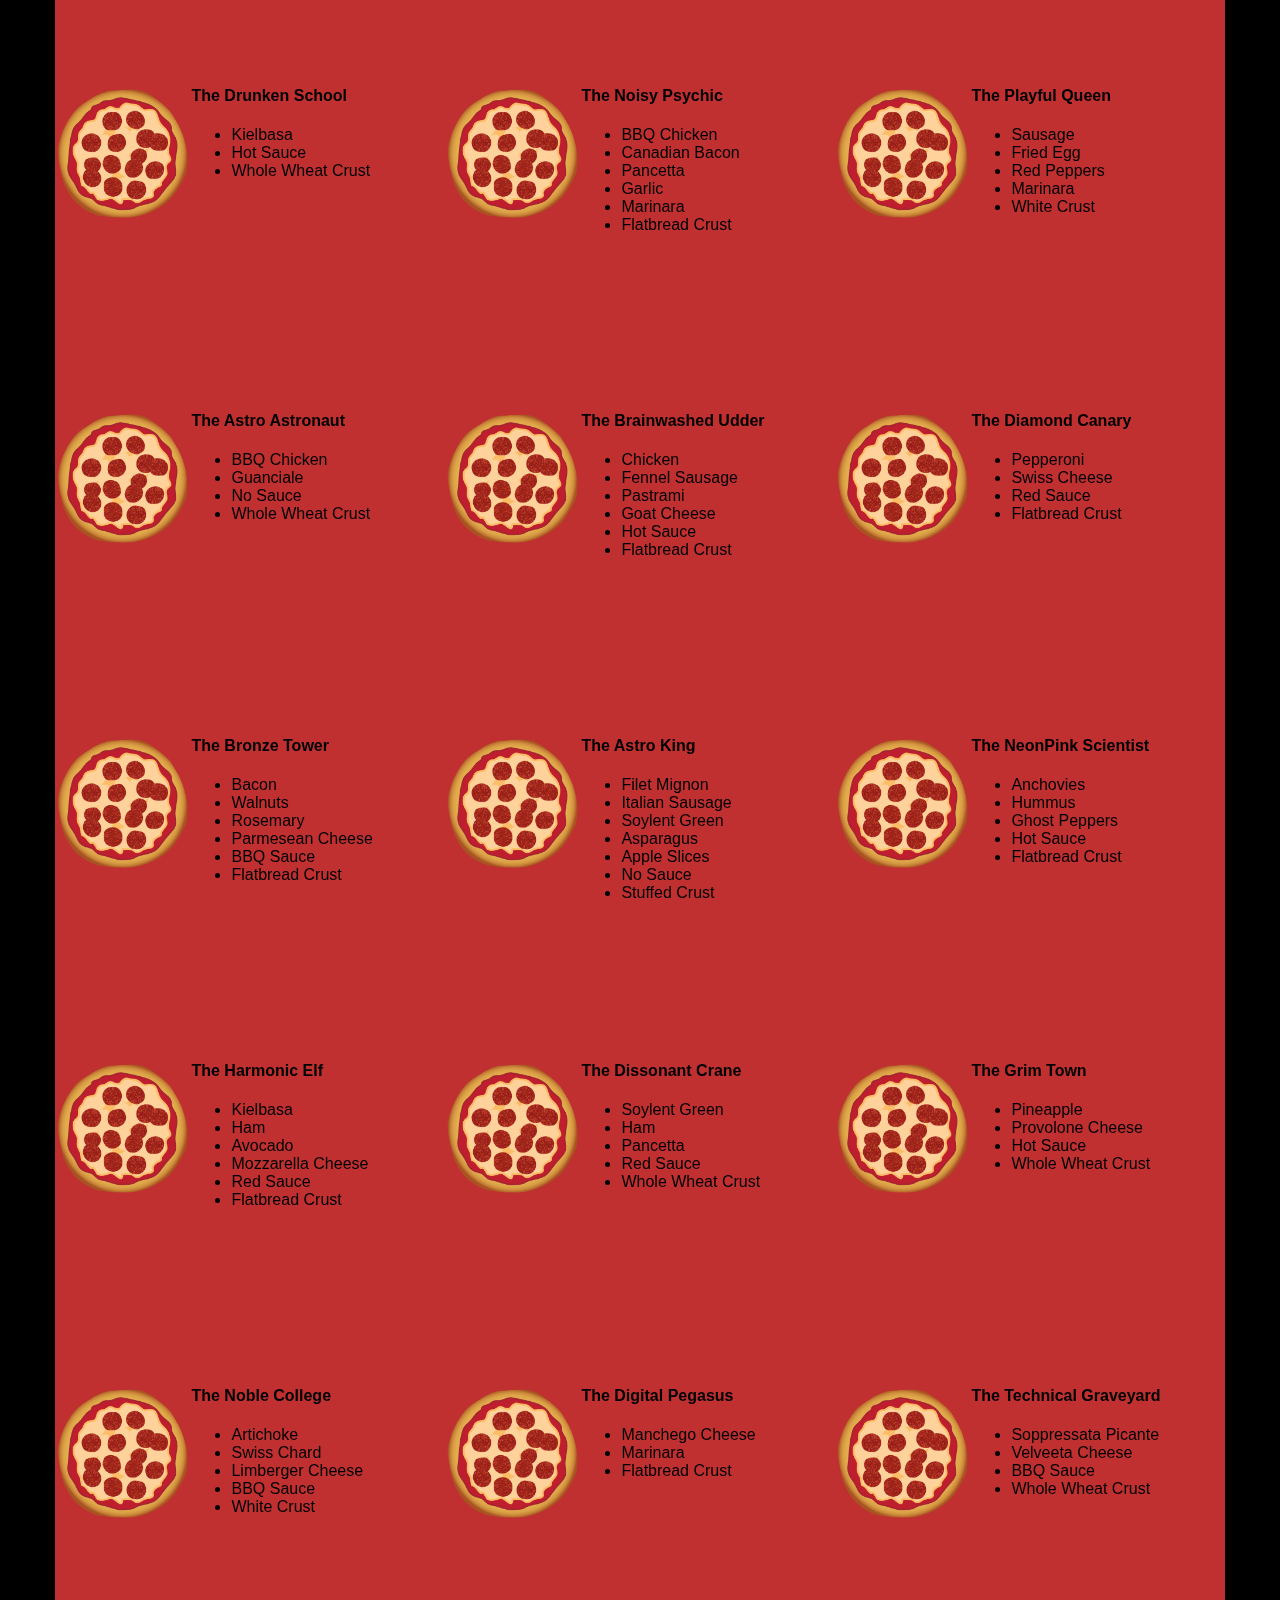
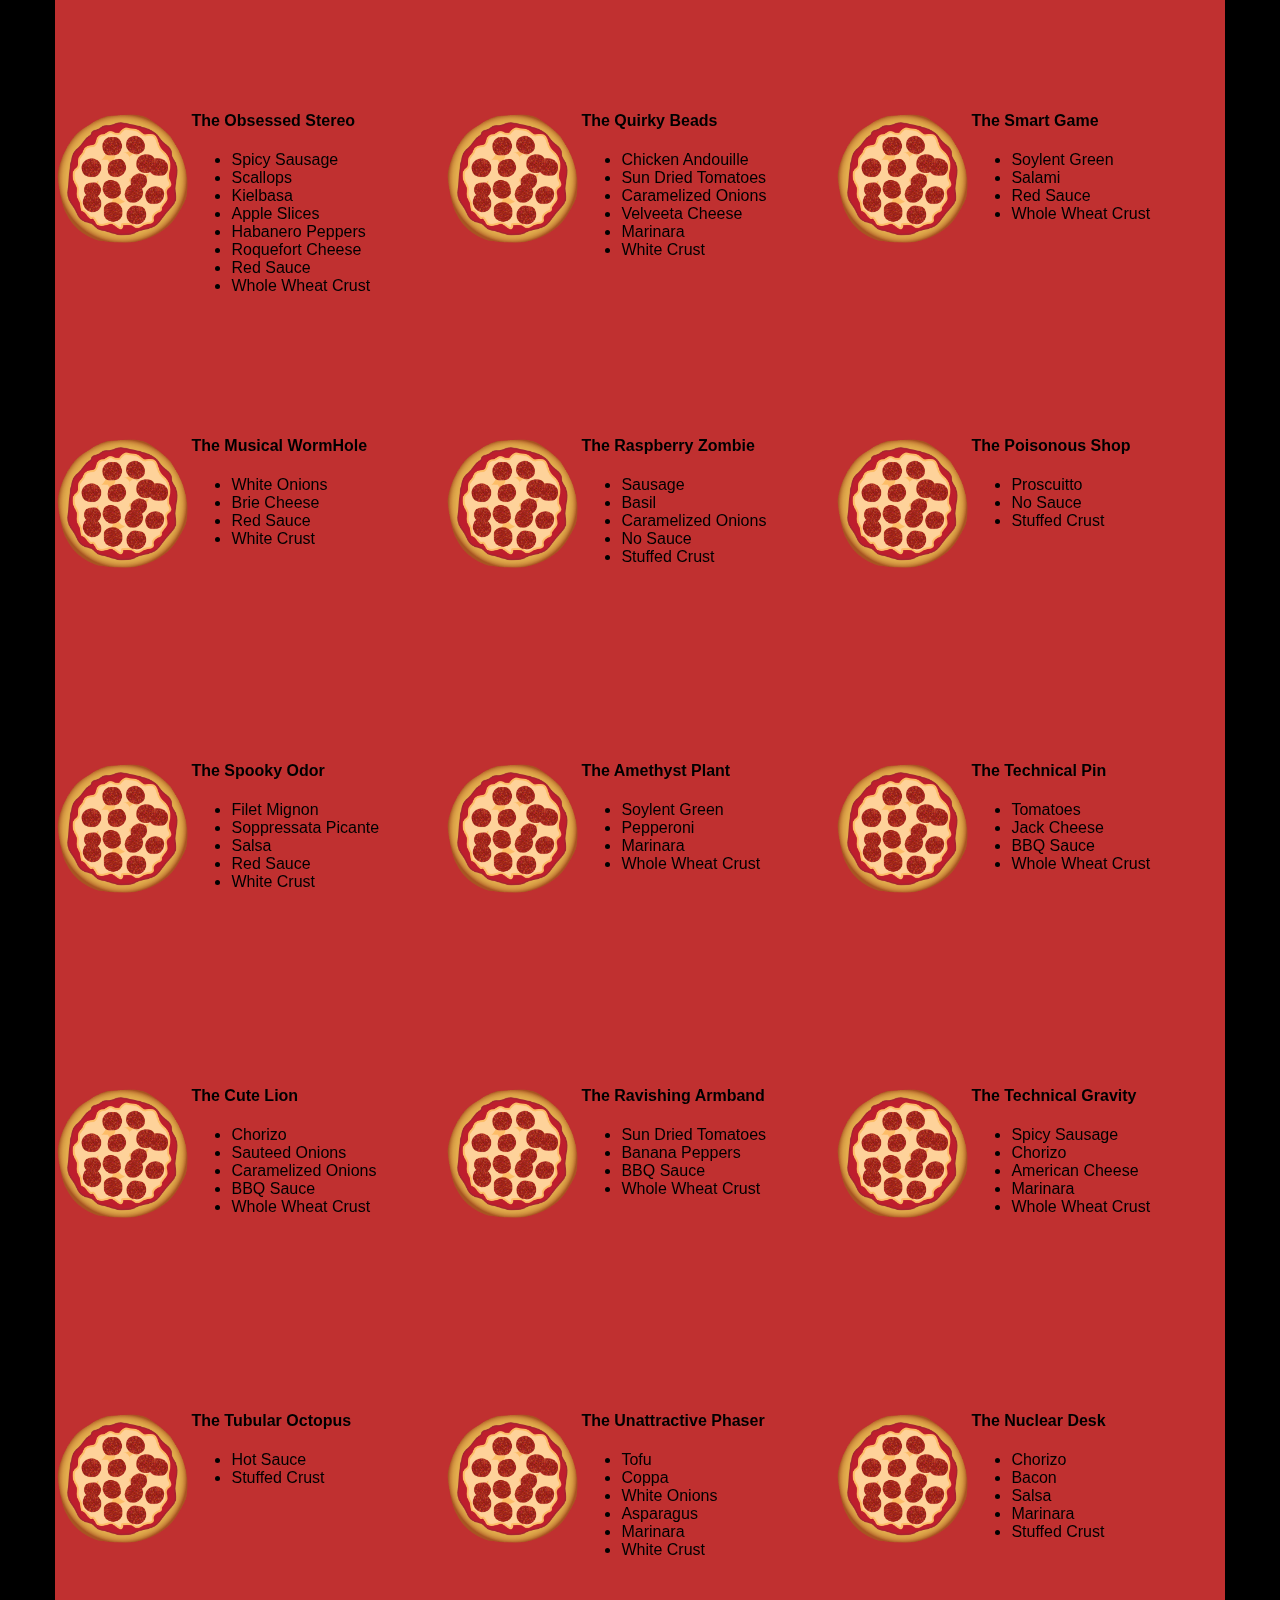
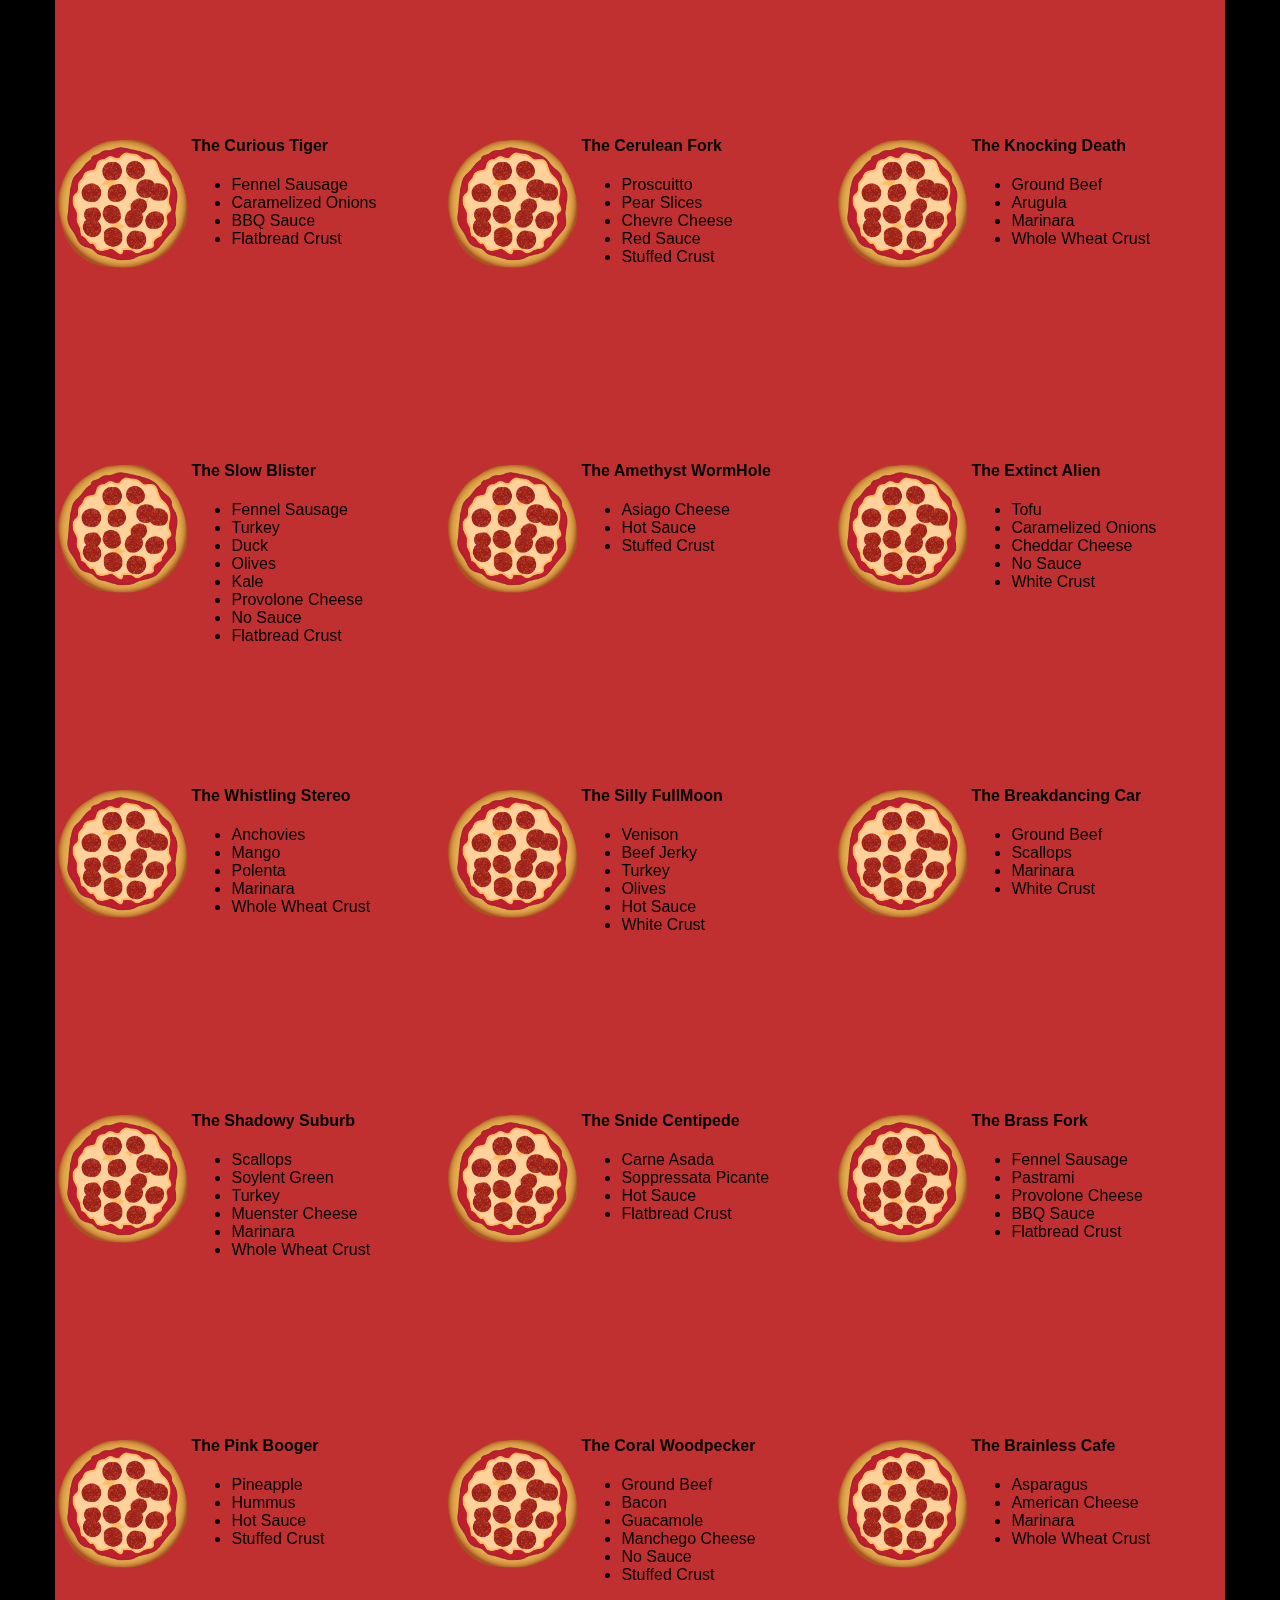
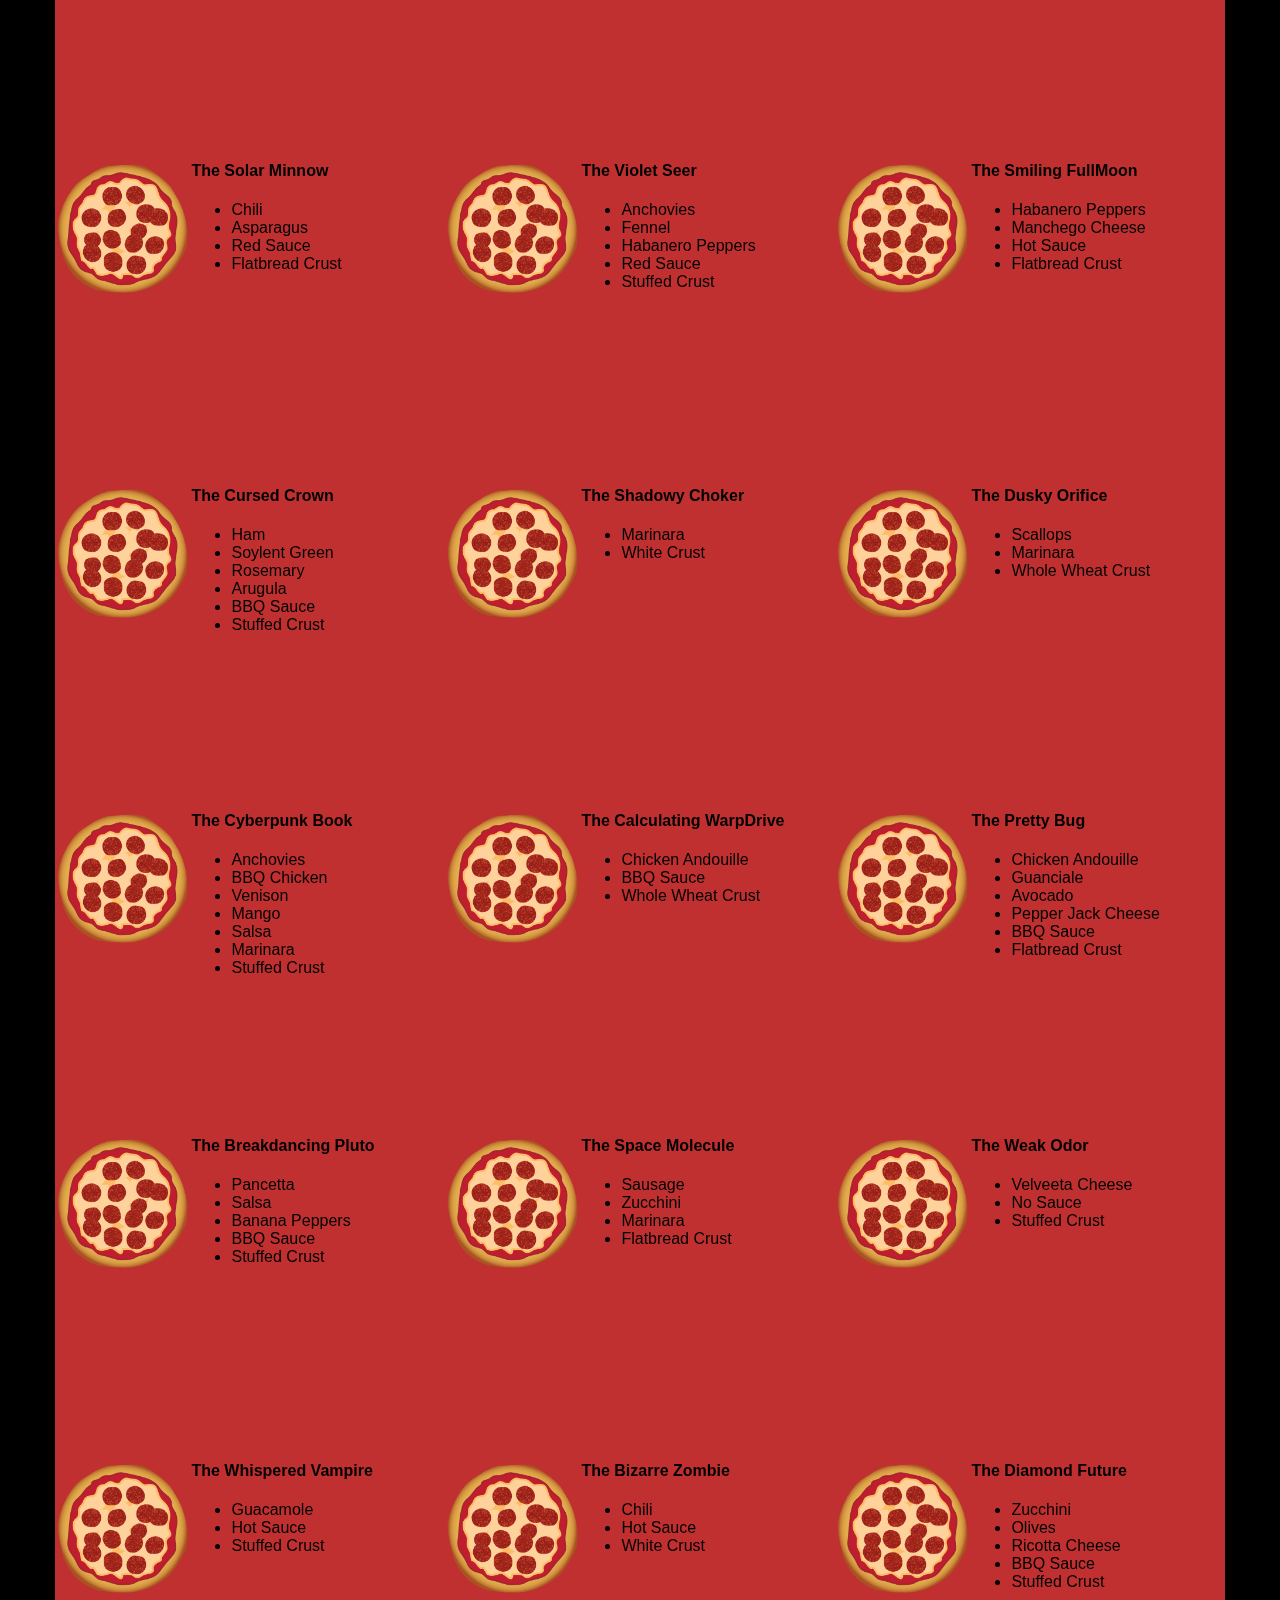
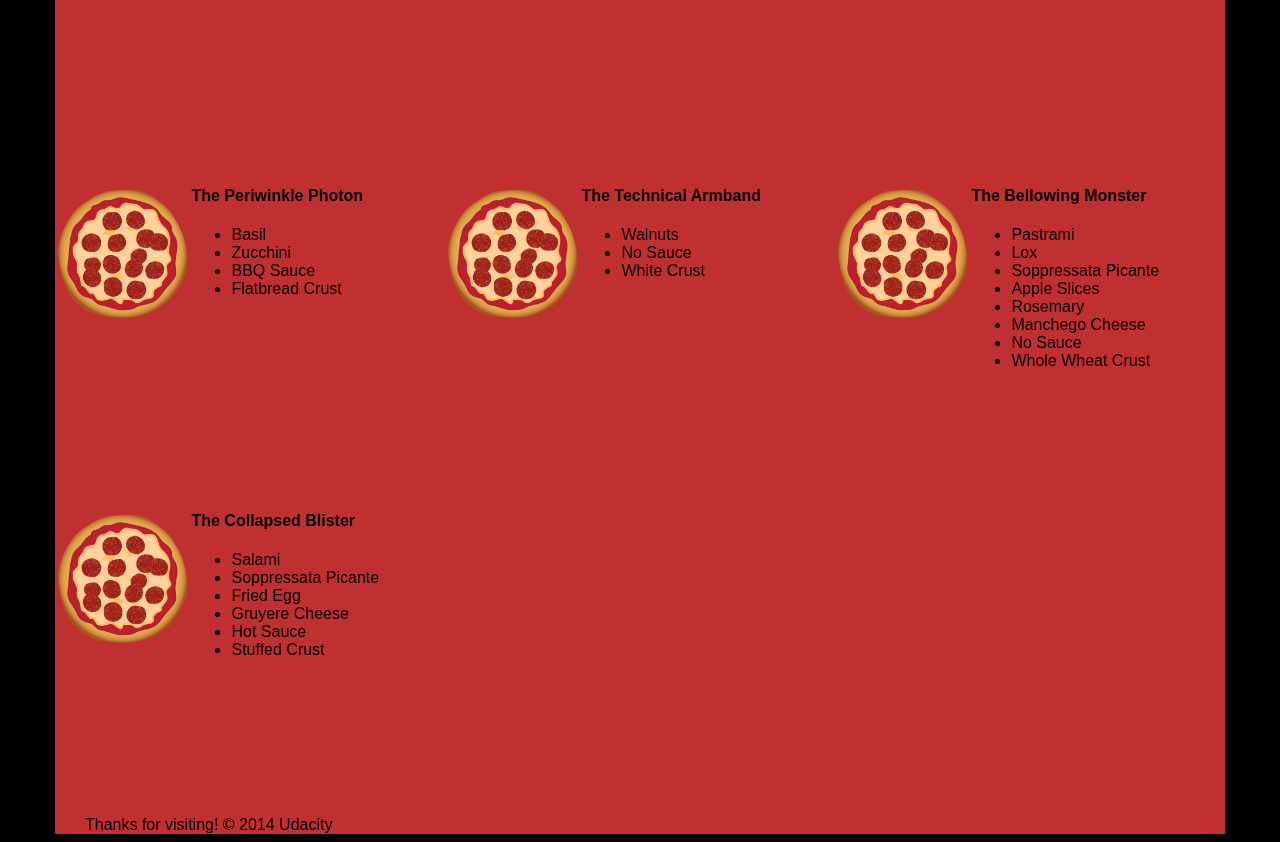
<file: views/pizza.html>
<!DOCTYPE HTML>
<html>
<head>
  <style media="screen">*{-webkit-box-sizing:border-box;-moz-box-sizing:border-box;-box-sizing:border-box}body{font-family:"Trebuchet MS",Helvetica,sans-serif;background:#000}input{background:grey;font-size:18px}form{display:inline-block}.centered{text-align:center}#pizzaSize{font-weight:800}.mover{position:fixed;width:256px;z-index:-1}.randomPizzaContainer{float:left;display:flex}.randomPizzaContainer:after{content:"";display:table;clear:both}.container{background-color:rgba(240,60,60,0.8)}
  </style>
  <link rel="stylesheet" href="css/bootstrap-grid_minify.css">
</head>

<body>
  <div class="container">
    <div id="header" class="row">
      <div class="col-md-6">
        <div class="row">
          <div class="col-md-12">
            <h1>Cam's Pizzeria</h1>
            <div class="row">
              <div id="menu" class="col-md-12">
                <form action="#randomPizzas">
                  <input type="submit" value="Menu">
                </form>
                <form action="#ingredients">
                  <input type="submit" value="Our Ingredients">
                </form>
                <form action="#locations">
                  <input type="submit" value="Locations">
                </form>
                <form action="#" onsubmit="alert('Thanks for clicking! This button doesn\'t do anything because this is a fake pizzeria :\)')">
                  <input type="submit" value="Contact Us">
                </form>
              </div>
            </div>
          </div>
        </div>
      </div>
      <div id="movingPizzas1" class="col-md-6">
      </div>
    </div>
    <div id="callToAction" class="row">
      <div class="col-md-4">
        <img src="images/pizzeria.jpg" class="img-responsive"> <!-- Image credit to: http://commons.wikimedia.org/wiki/File:HK_TST_night_%E5%98%89%E8%98%AD%E9%81%93_Granville_Road_restaurant_Paisano's_Pizzeria_pizza_Dec-2013.JPG -->
      </div>
      <div class="col-md-8">
        <div class="row">
          <div class="col-md-12">
            <h2>We Have Hundreds of Pizza Recipes!</h2>
            <p>At Cam's Pizzeria, we know you want options. Pepperoni? Boring. Cheese? No way! Sausage? C'mon, let's get creative.</p>

            <p>We have every pizza ingredient imaginable in our kitchen because we know you take choice seriously. Take a look through our menu of hundreds of pizza options and we know that you'll find something you love.</p>
          </div>
        </div>
        <div class="row">
          <div class="col-md-6 col-md-push-3">
            <form action="#randomPizzas">
              <input type="submit" value="Pick a Pizza Now!">
            </form>
          </div>
        </div>
      </div>
    </div>
    <div id="ingredients" class="row">
      <div class="col-md-8 col-md-push-2">
        <div class="row">
          <div class="col-md-12 centered">
            <h2>Ingredients!</h2>
          </div>
        </div>
        <div class="row">
          <div class="col-md-12">
            <p>We've scoured the planet for the best pizza ingredients. Our crack team of ingredient specialists are on constant lookout for new and interesting pizza ingredients.</p>

            <p>We have classic meats like pepperoni, sausage, and barbecue chicken. But you can find even more fun meats like coppa, kielbasa and soylent green on our menu too.</p>

            <p>Not interested in meat? No problem! We love our veggies too :) We have everything from arugula to zucchini.</p>
          </div>
        </div>
      </div>
    </div>
    <div id="locations" class="row">
      <div class="col-md-12">
        <h2 style="text-align: center">Locations!</h2>
        <div class="row">
          <div class="col-md-6">
            <h3>Pizza Road</h3>
            <p>1800 Pizza Road<br>San Francisco, CA<br>01010<br>555-555-5555</p>
          </div>
          <div class="col-md-6">
            <h3>Classic Pie Way</h3>
            <p>999 Classic Pie Way<br>New York, NY<br>00100<br>555-555-5555</p>
          </div>
        </div>
      </div>
    </div>
    <div id="pizzaGenerator" class="row">
      <div class="col-md-12">
        <h2 style="text-align: center">Our Pizzas!</h2>
        <div class="row">
          <div class="col-md-12">
            <em>What size pizza would you like? Use the slider below to change pizza sizes.</em>
          </div>
          <div id="pizzaSize" class="col-md-6">Medium</div>
          <div class="col-md-12">
            <input id="sizeSlider" type="range" min="1" max="3" value="2" step="1" onchange="resizePizzas(this.value)"></input>
          </div>
        </div>
        <div id="randomPizzas" class="row">
          <div id="pizza0" class="randomPizzaContainer" style="width:33.33%; height: 325px;">
            <div style="width:35%">
              <img src="images/pizza.png" class="img-responsive">
            </div>
            <div style="width:65%">
              <h4>The Udacity Special</h4>
              <ul>
                <li>Turkey</li>
                <li>Tofu</li>
                <li>Cauliflower</li>
                <li>Sun Dried Tomatoes</li>
                <li>Velveeta Cheese</li>
                <li>Red Sauce</li>
                <li>Whole Wheat Crust</li>
              </ul>
            </div>
          </div>
          <div id="pizza1" class="randomPizzaContainer" style="width:33.33%; height: 325px;">
            <div style="width:35%">
              <img src="images/pizza.png" class="img-responsive">
            </div>
            <div style="width:65%">
              <h4>The Cameron Special</h4>
              <ul>
                <li>Chicken</li>
                <li>Hot Sauce</li>
                <li>White Crust</li>
              </ul>
            </div>
          </div>
        </div>
      </div>
    </div>
    <div id="footer" class="col-md-12">Thanks for visiting! &copy; 2014 Udacity</div>
  </div>
  <script type="text/javascript" src="js/main.js"></script>
</body>

</html>
</html>
</file>
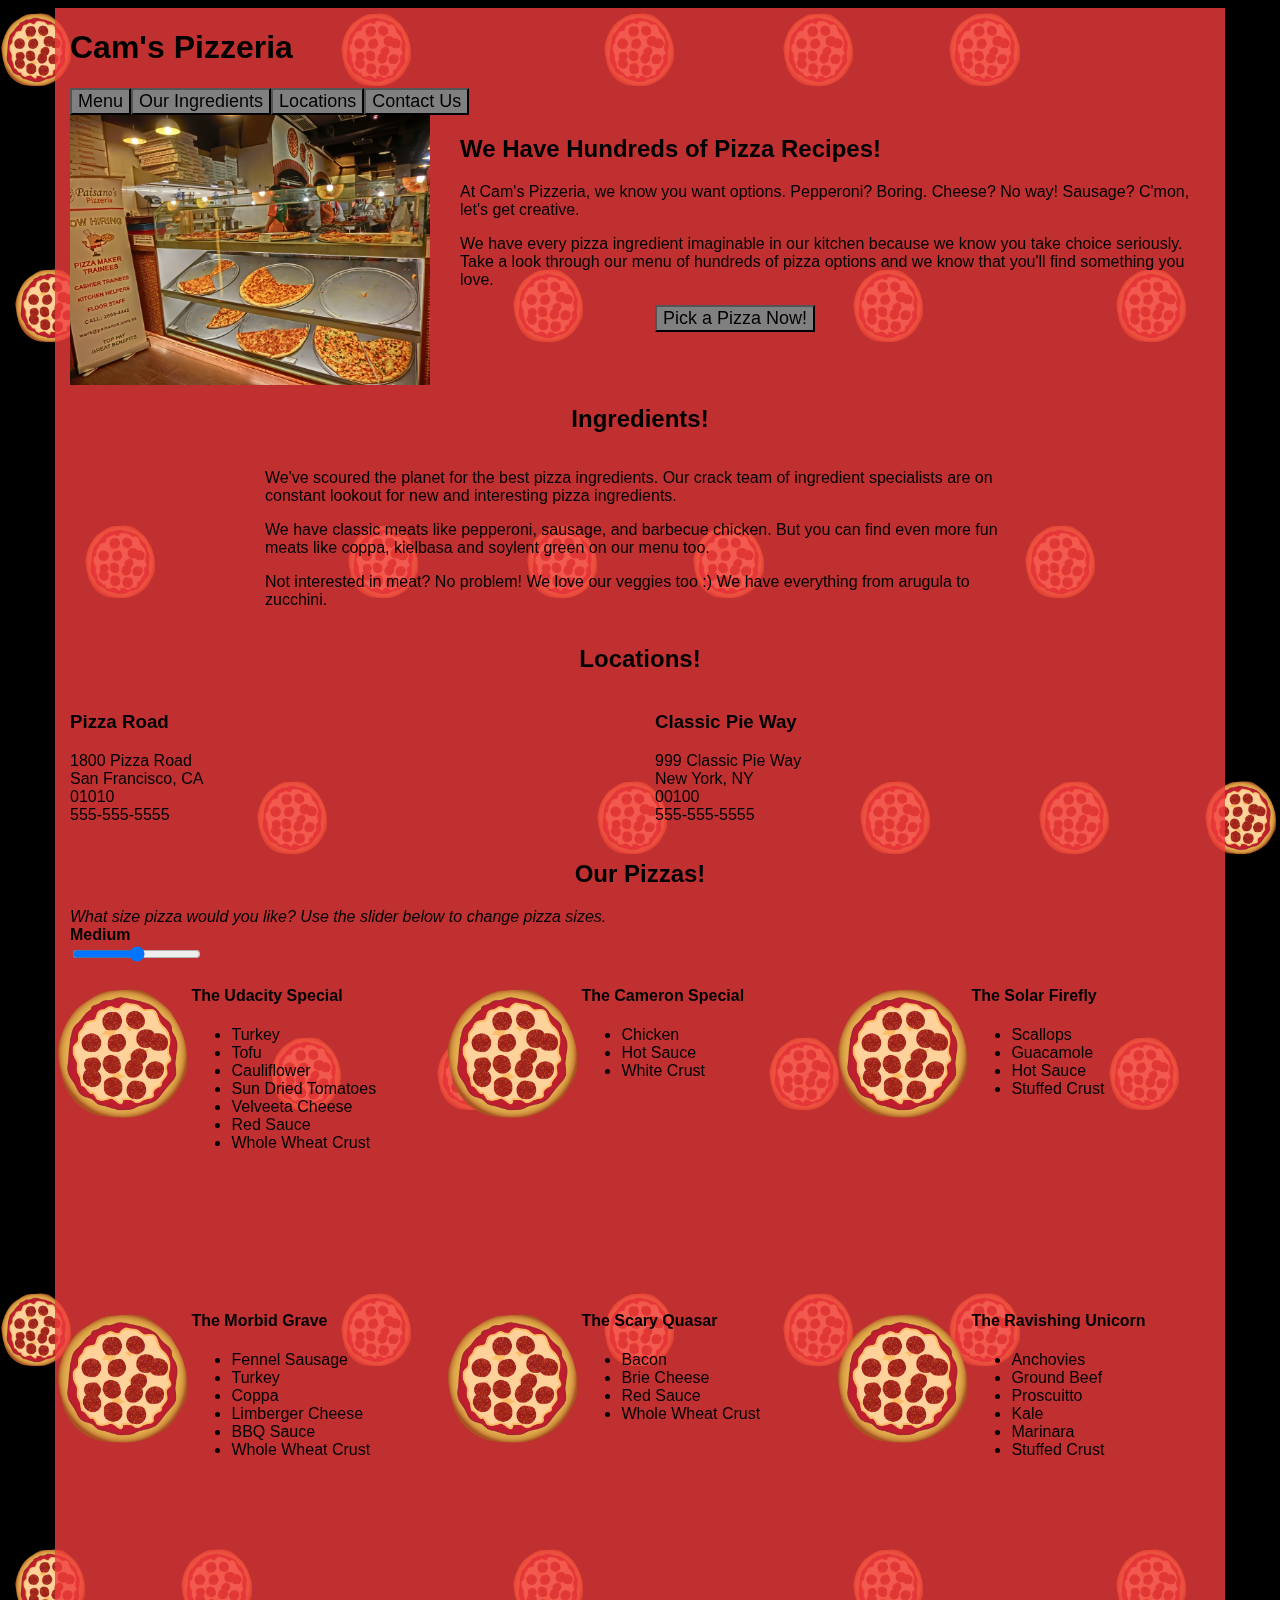
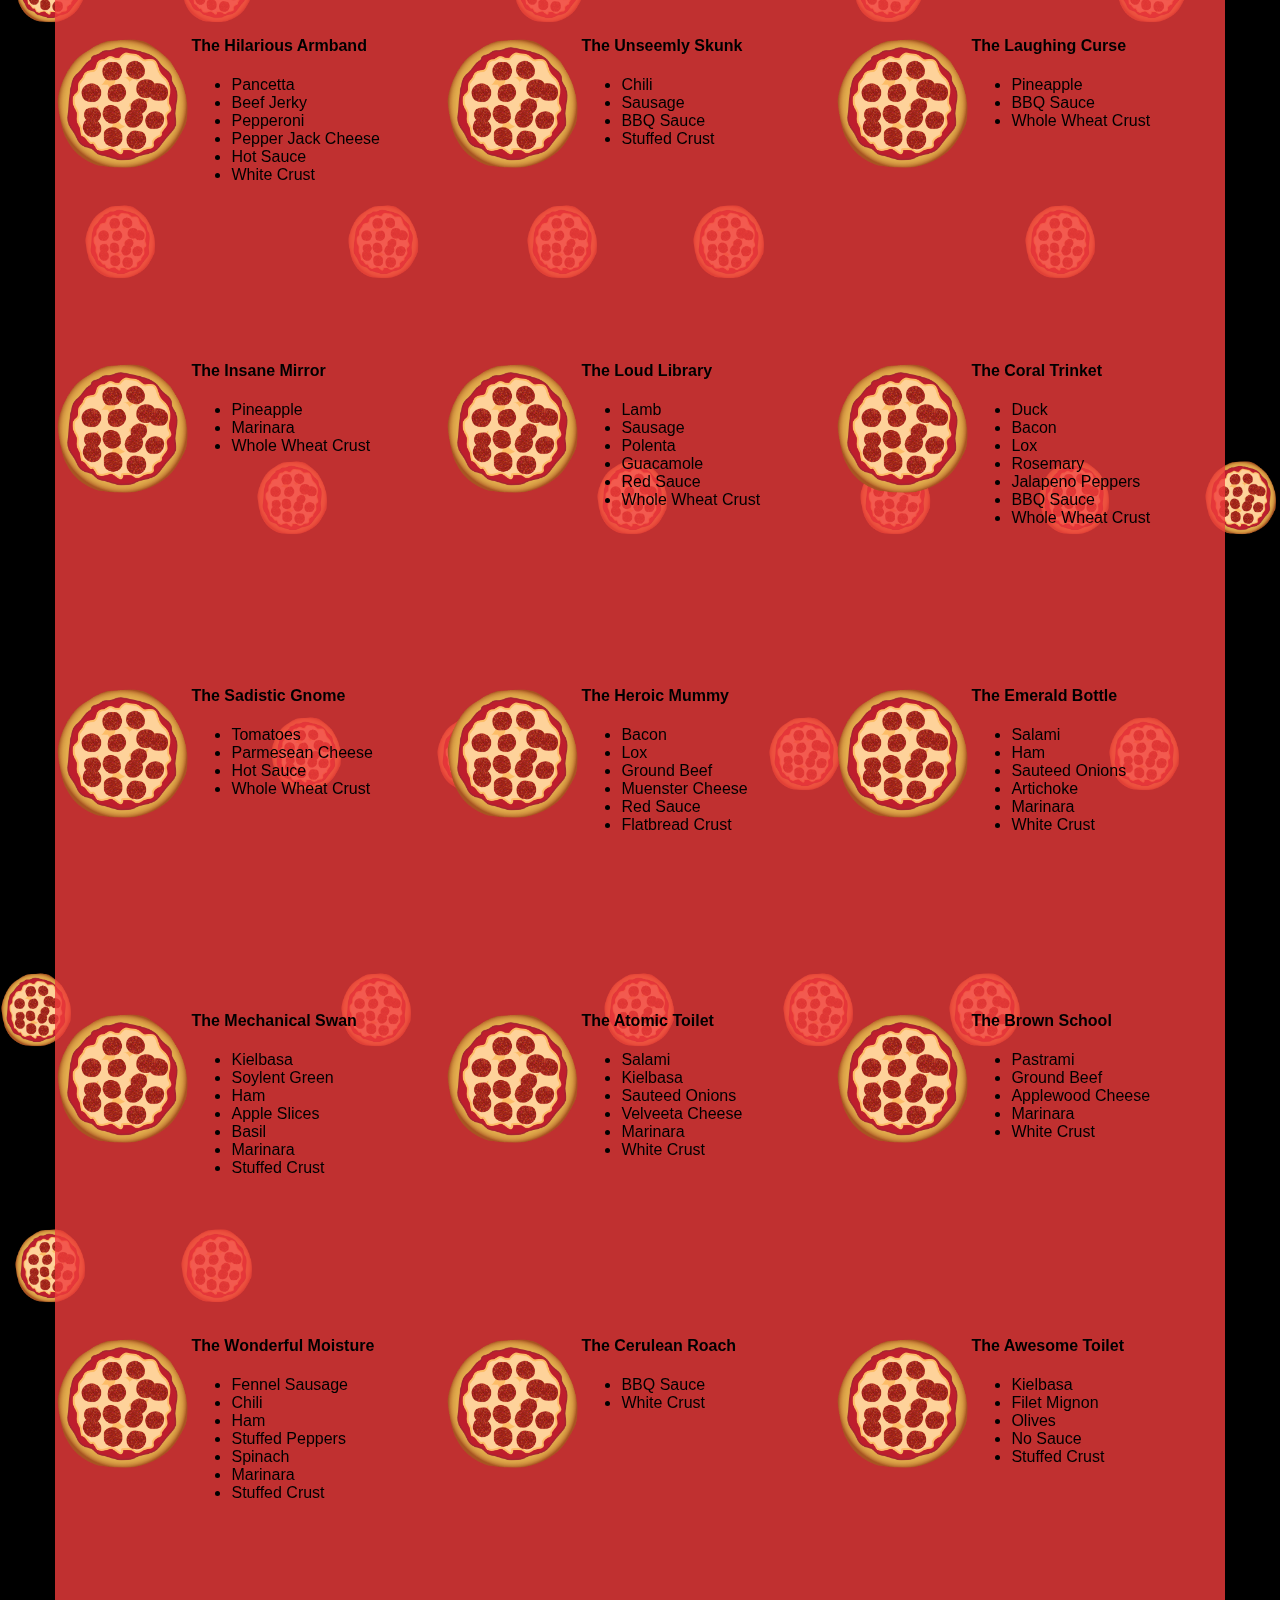
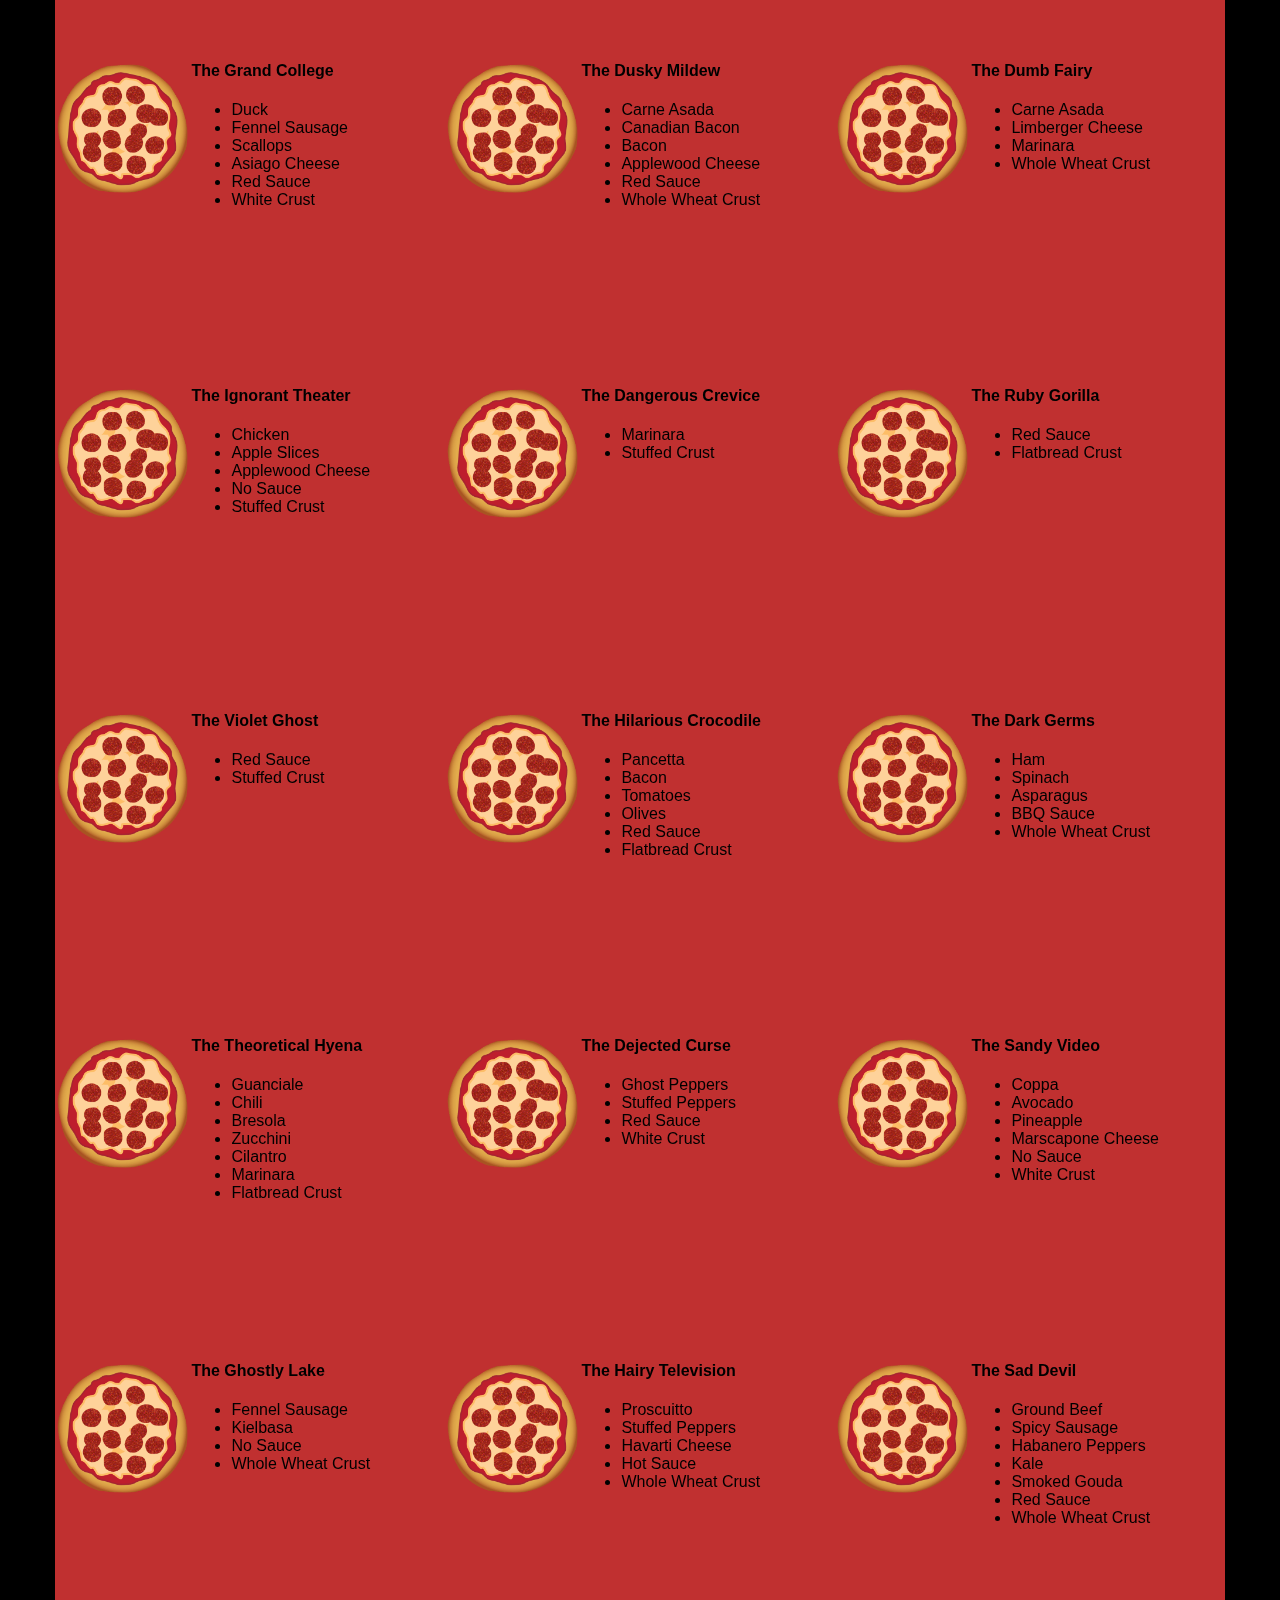
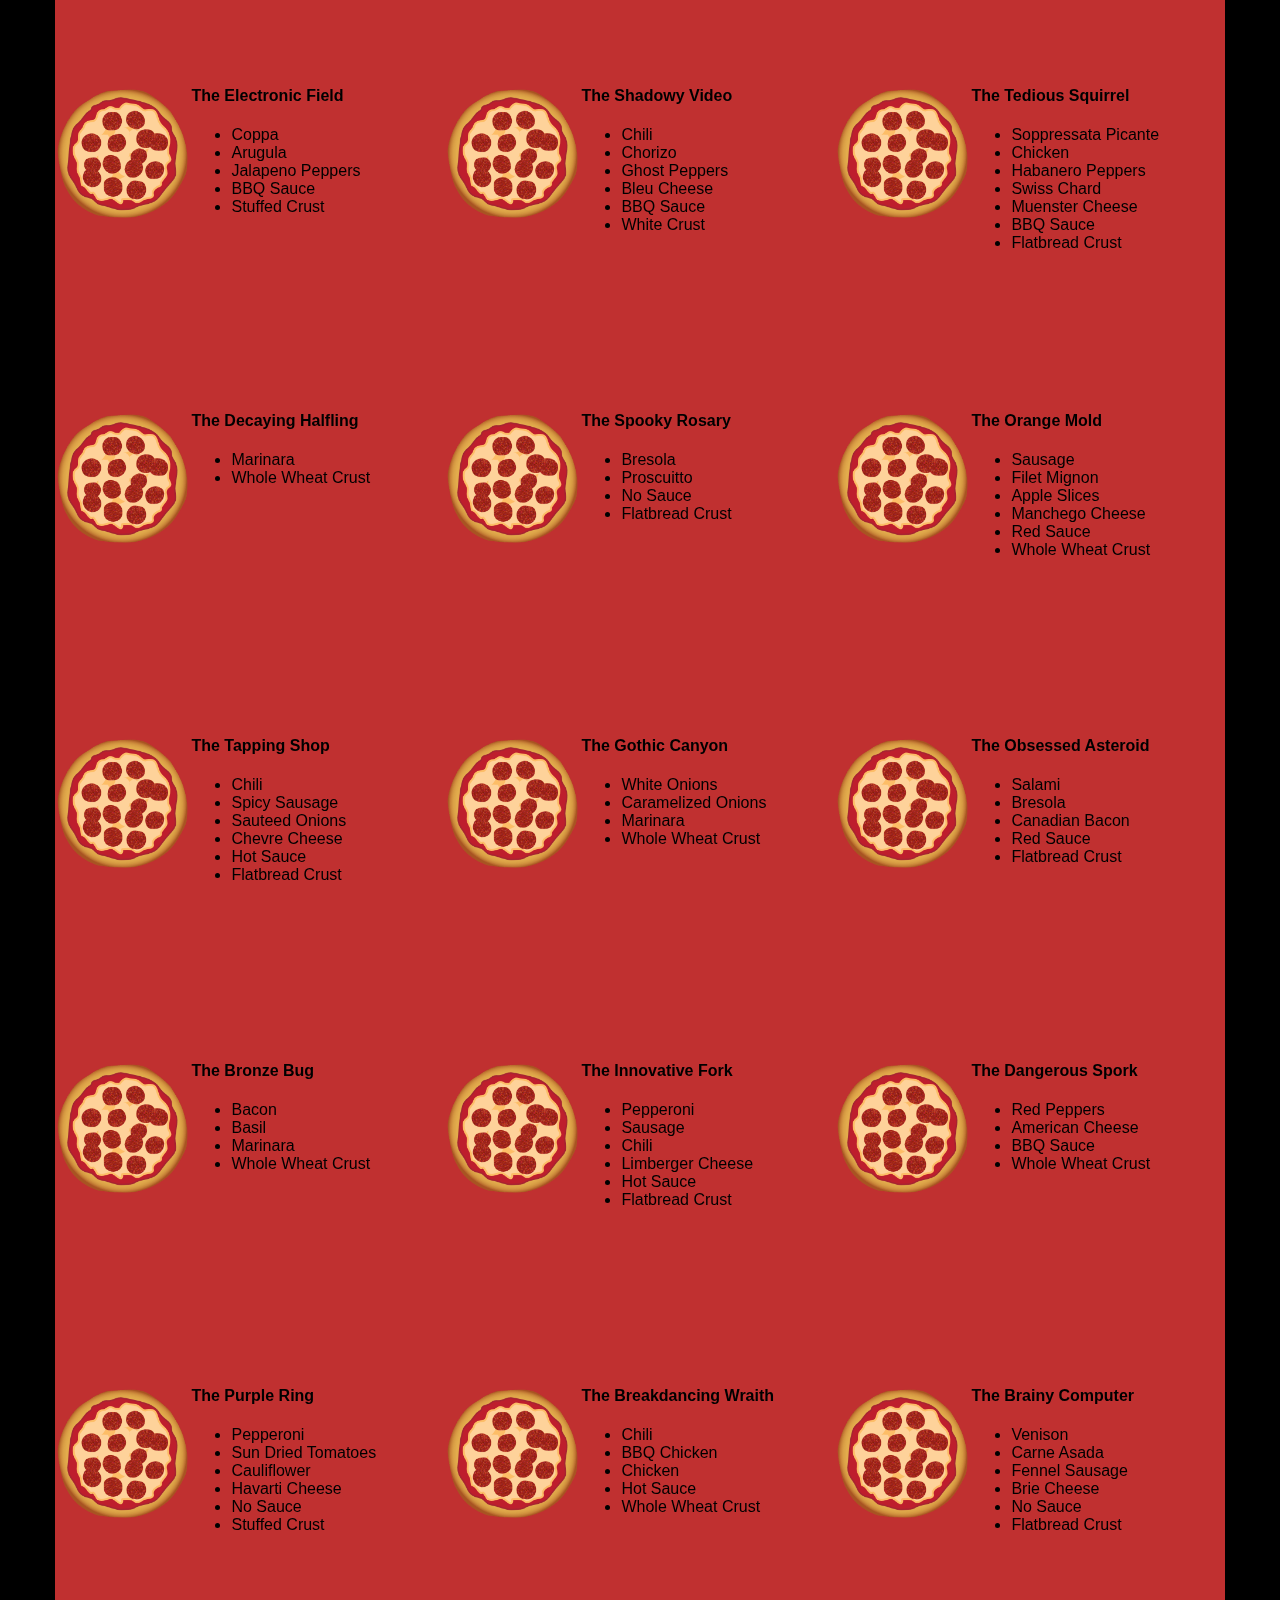
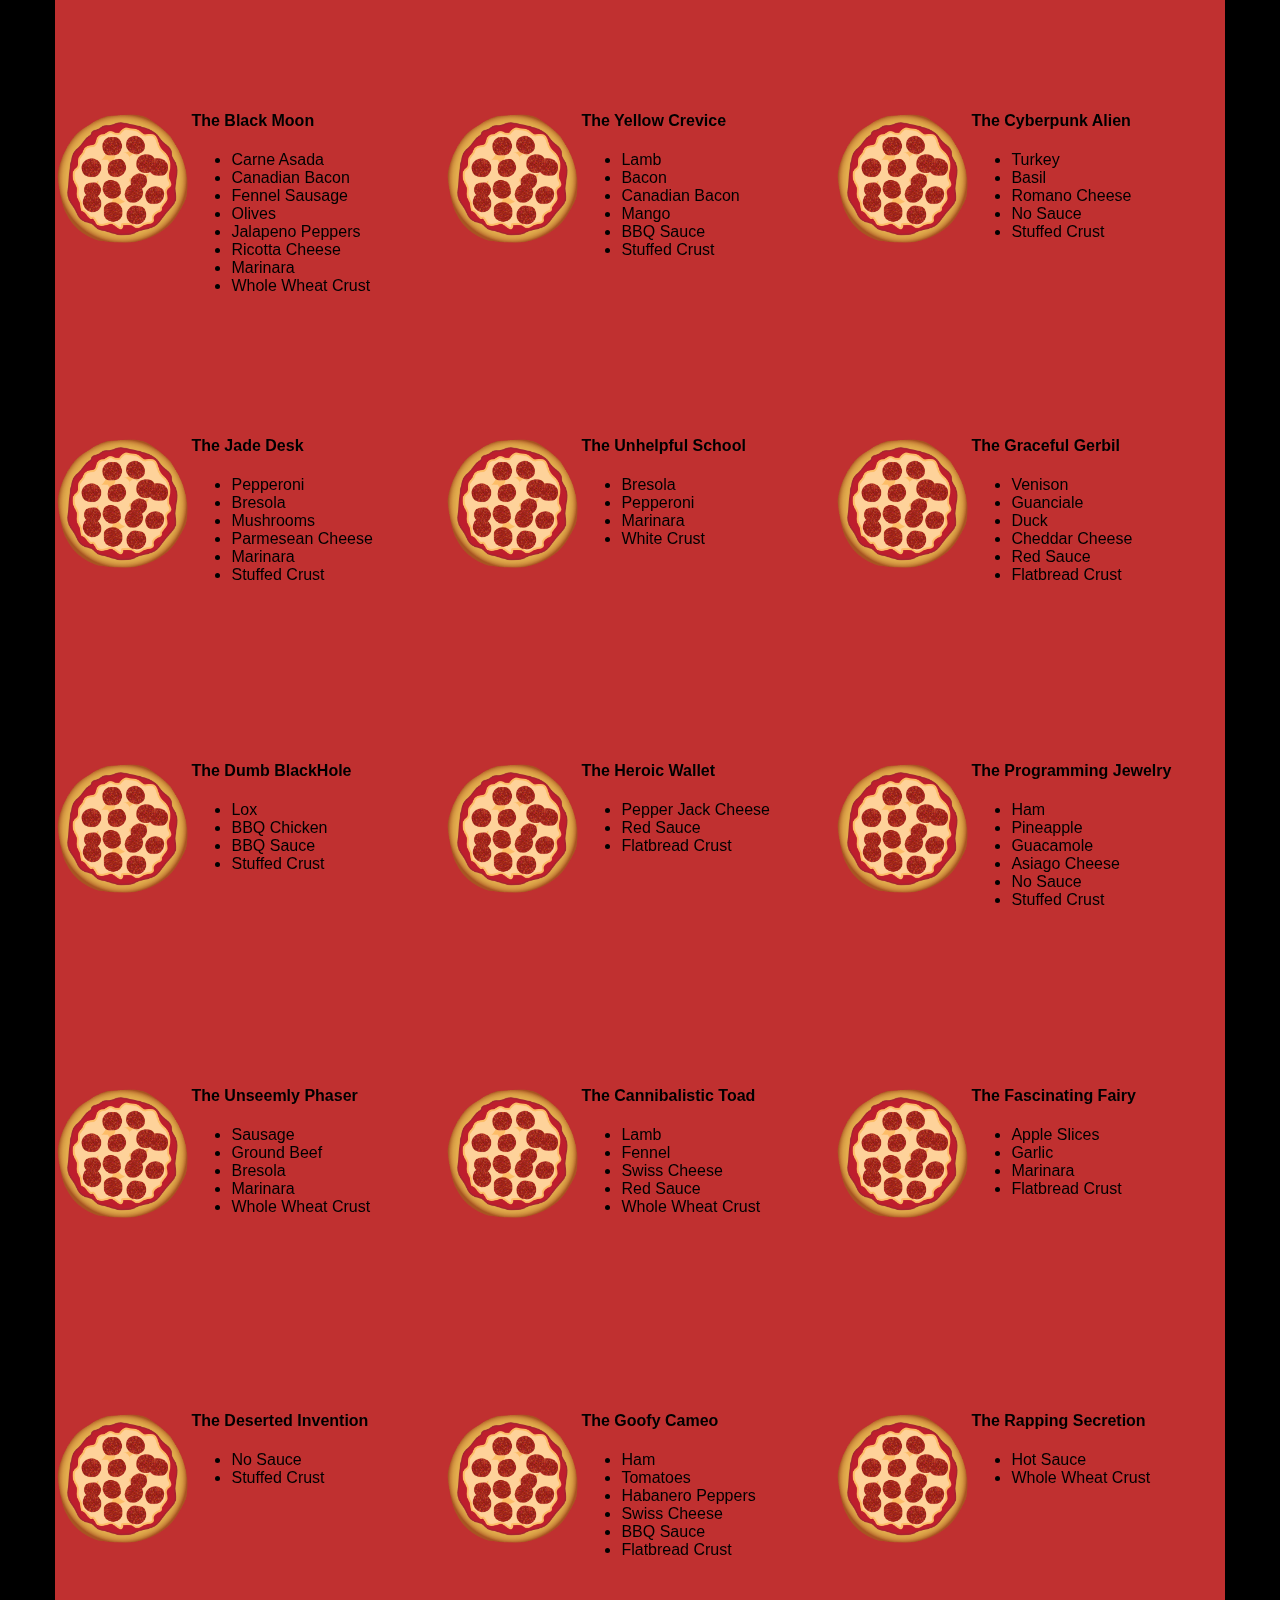
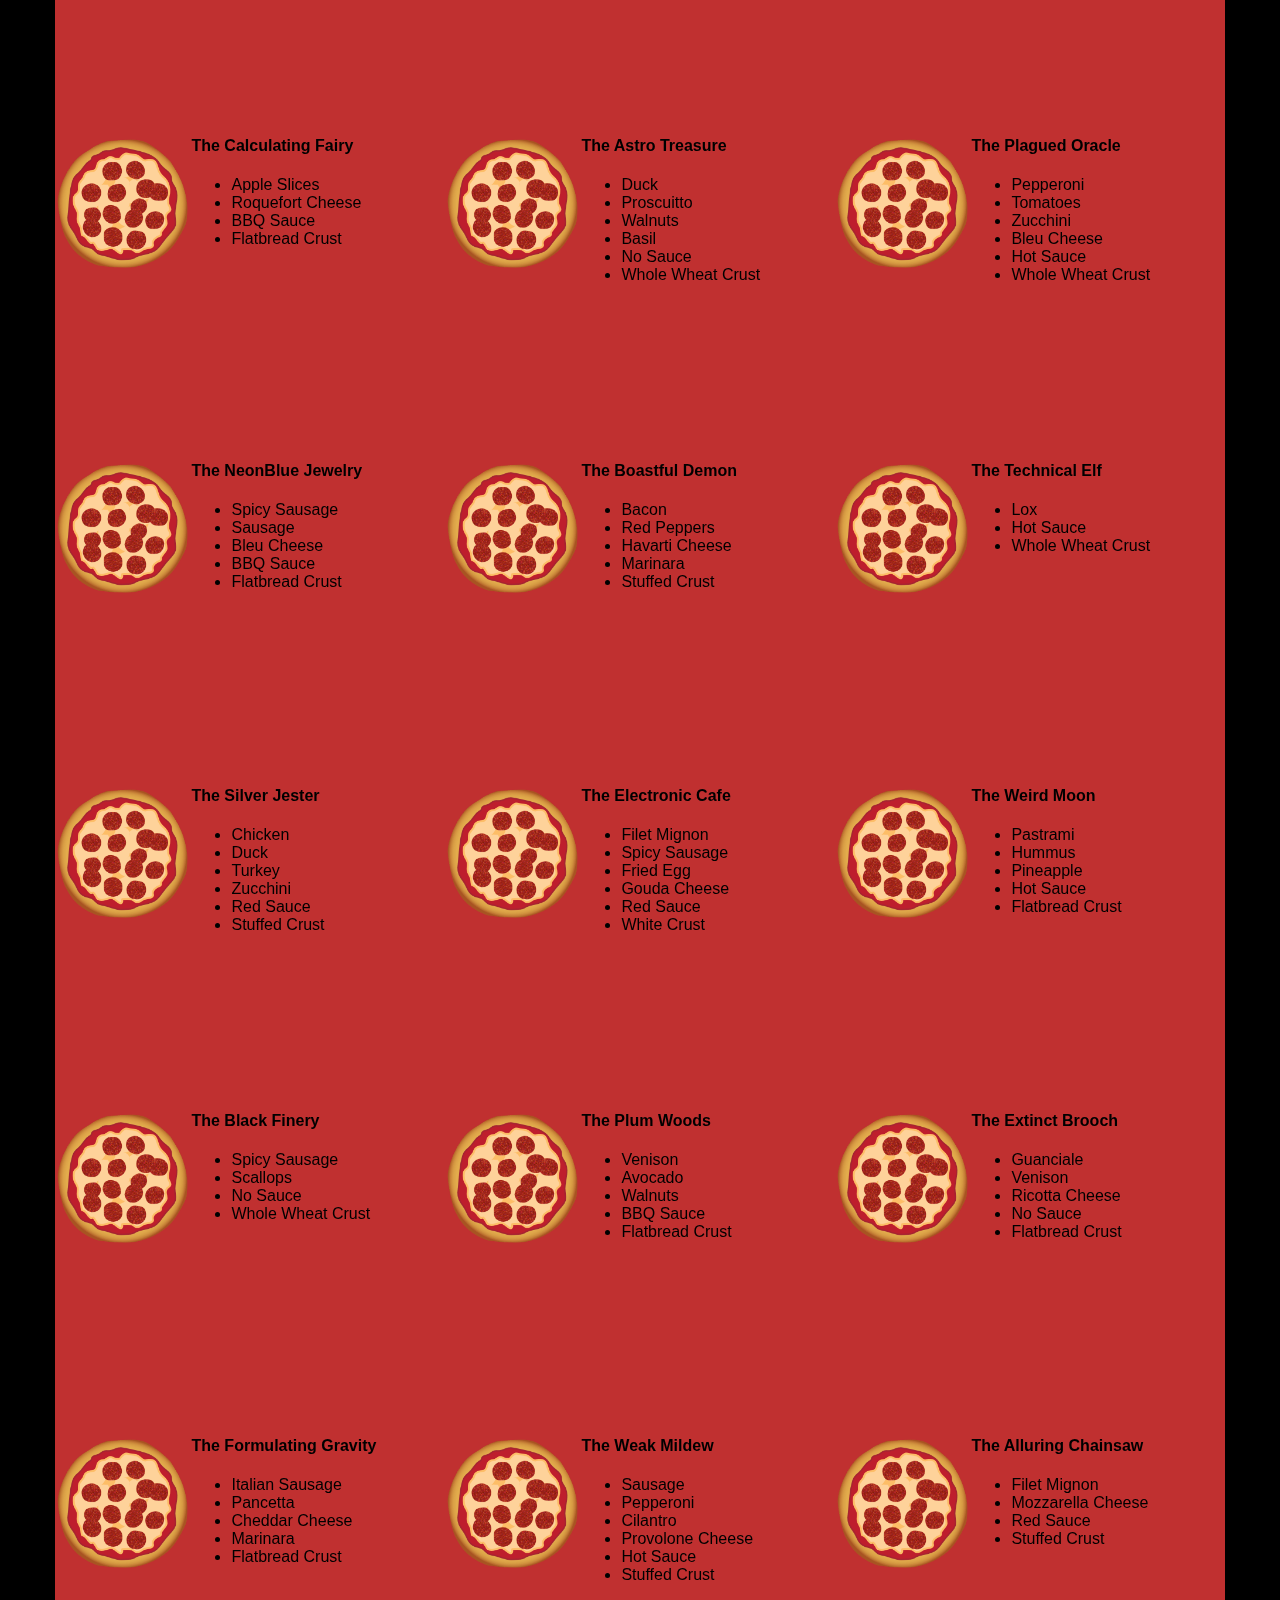
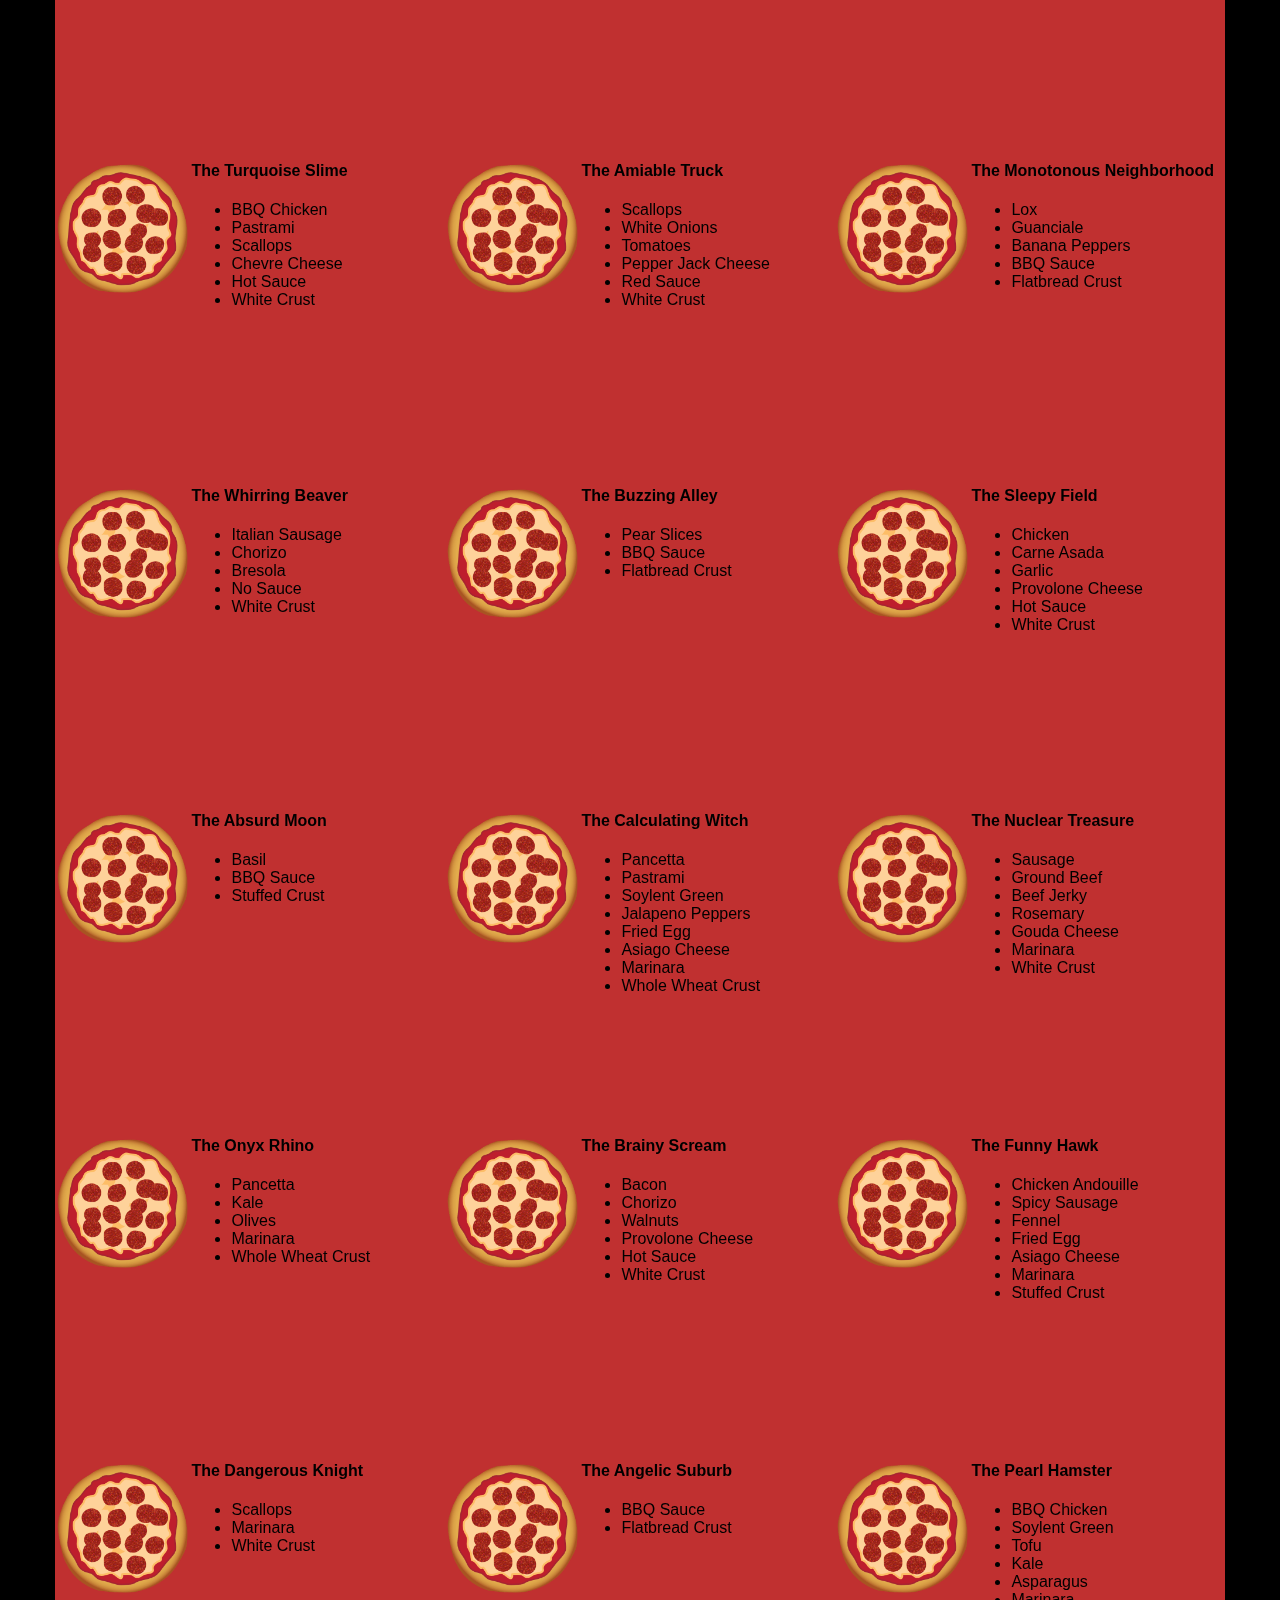
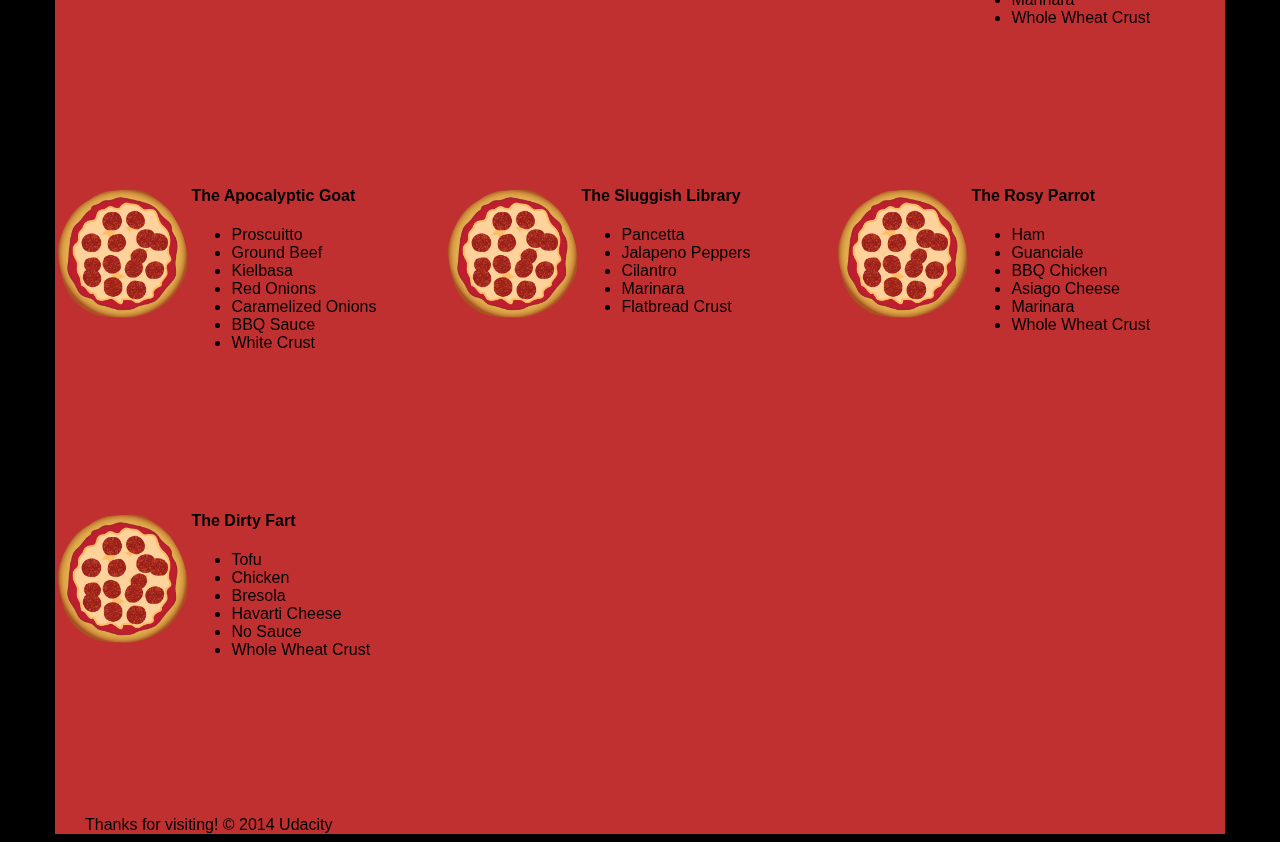
<file: views/pizza_minify.html>
<!DOCTYPE HTML><html><head><style media="screen">*{-webkit-box-sizing:border-box;-moz-box-sizing:border-box;-box-sizing:border-box}body{font-family:"Trebuchet MS",Helvetica,sans-serif;background:#000}input{background:grey;font-size:18px}form{display:inline-block}.centered{text-align:center}#pizzaSize{font-weight:800}.mover{position:fixed;width:256px;z-index:-1}.randomPizzaContainer{float:left;display:flex}.randomPizzaContainer:after{content:"";display:table;clear:both}.container{background-color:rgba(240,60,60,0.8)}</style><link rel="stylesheet" href="css/bootstrap-grid_minify.css"></head><body><div class="container"><div id="header" class="row"><div class="col-md-6"><div class="row"><div class="col-md-12"><h1>Cam's Pizzeria</h1><div class="row"><div id="menu" class="col-md-12"><form action="#randomPizzas"> <input type="submit" value="Menu"></form><form action="#ingredients"> <input type="submit" value="Our Ingredients"></form><form action="#locations"> <input type="submit" value="Locations"></form><form action="#" onsubmit="alert('Thanks for clicking! This button doesn't do anything because this is a fake pizzeria :)')"> <input type="submit" value="Contact Us"></form></div></div></div></div></div><div id="movingPizzas1" class="col-md-6"></div></div><div id="callToAction" class="row"><div class="col-md-4"> <img src="images/pizzeria.jpg" class="img-responsive"></div><div class="col-md-8"><div class="row"><div class="col-md-12"><h2>We Have Hundreds of Pizza Recipes!</h2><p>At Cam's Pizzeria, we know you want options. Pepperoni? Boring. Cheese? No way! Sausage? C'mon, let's get creative.</p><p>We have every pizza ingredient imaginable in our kitchen because we know you take choice seriously. Take a look through our menu of hundreds of pizza options and we know that you'll find something you love.</p></div></div><div class="row"><div class="col-md-6 col-md-push-3"><form action="#randomPizzas"> <input type="submit" value="Pick a Pizza Now!"></form></div></div></div></div><div id="ingredients" class="row"><div class="col-md-8 col-md-push-2"><div class="row"><div class="col-md-12 centered"><h2>Ingredients!</h2></div></div><div class="row"><div class="col-md-12"><p>We've scoured the planet for the best pizza ingredients. Our crack team of ingredient specialists are on constant lookout for new and interesting pizza ingredients.</p><p>We have classic meats like pepperoni, sausage, and barbecue chicken. But you can find even more fun meats like coppa, kielbasa and soylent green on our menu too.</p><p>Not interested in meat? No problem! We love our veggies too :) We have everything from arugula to zucchini.</p></div></div></div></div><div id="locations" class="row"><div class="col-md-12"><h2 style="text-align: center">Locations!</h2><div class="row"><div class="col-md-6"><h3>Pizza Road</h3><p>1800 Pizza Road<br>San Francisco, CA<br>01010<br>555-555-5555</p></div><div class="col-md-6"><h3>Classic Pie Way</h3><p>999 Classic Pie Way<br>New York, NY<br>00100<br>555-555-5555</p></div></div></div></div><div id="pizzaGenerator" class="row"><div class="col-md-12"><h2 style="text-align: center">Our Pizzas!</h2><div class="row"><div class="col-md-12"> <em>What size pizza would you like? Use the slider below to change pizza sizes.</em></div><div id="pizzaSize" class="col-md-6">Medium</div><div class="col-md-12"> <input id="sizeSlider" type="range" min="1" max="3" value="2" step="1" onchange="resizePizzas(this.value)"></input></div></div><div id="randomPizzas" class="row"><div id="pizza0" class="randomPizzaContainer" style="width:33.33%; height: 325px;"><div style="width:35%"> <img src="images/pizza.png" class="img-responsive"></div><div style="width:65%"><h4>The Udacity Special</h4><ul><li>Turkey</li><li>Tofu</li><li>Cauliflower</li><li>Sun Dried Tomatoes</li><li>Velveeta Cheese</li><li>Red Sauce</li><li>Whole Wheat Crust</li></ul></div></div><div id="pizza1" class="randomPizzaContainer" style="width:33.33%; height: 325px;"><div style="width:35%"> <img src="images/pizza.png" class="img-responsive"></div><div style="width:65%"><h4>The Cameron Special</h4><ul><li>Chicken</li><li>Hot Sauce</li><li>White Crust</li></ul></div></div></div></div></div><div id="footer" class="col-md-12">Thanks for visiting! &copy; 2014 Udacity</div></div> <script type="text/javascript" src="js/main.js"></script> </body></html></html>
</file>
<file: css/print.css>
@media print {
  * { background: transparent !important; color: black !important; text-shadow: none !important; filter:none !important; -ms-filter: none !important; }
  a, a:visited { color: #444 !important; text-decoration: underline; }
  a[href]:after { content: " (" attr(href) ")"; }
  tr, img { page-break-inside: avoid; }
  img { max-width: 100% !important; }
  @page { margin: 0.5cm; }
  p, h2, h3 { orphans: 3; widows: 3; }
  h2, h3{ page-break-after: avoid; }
}
</file>
